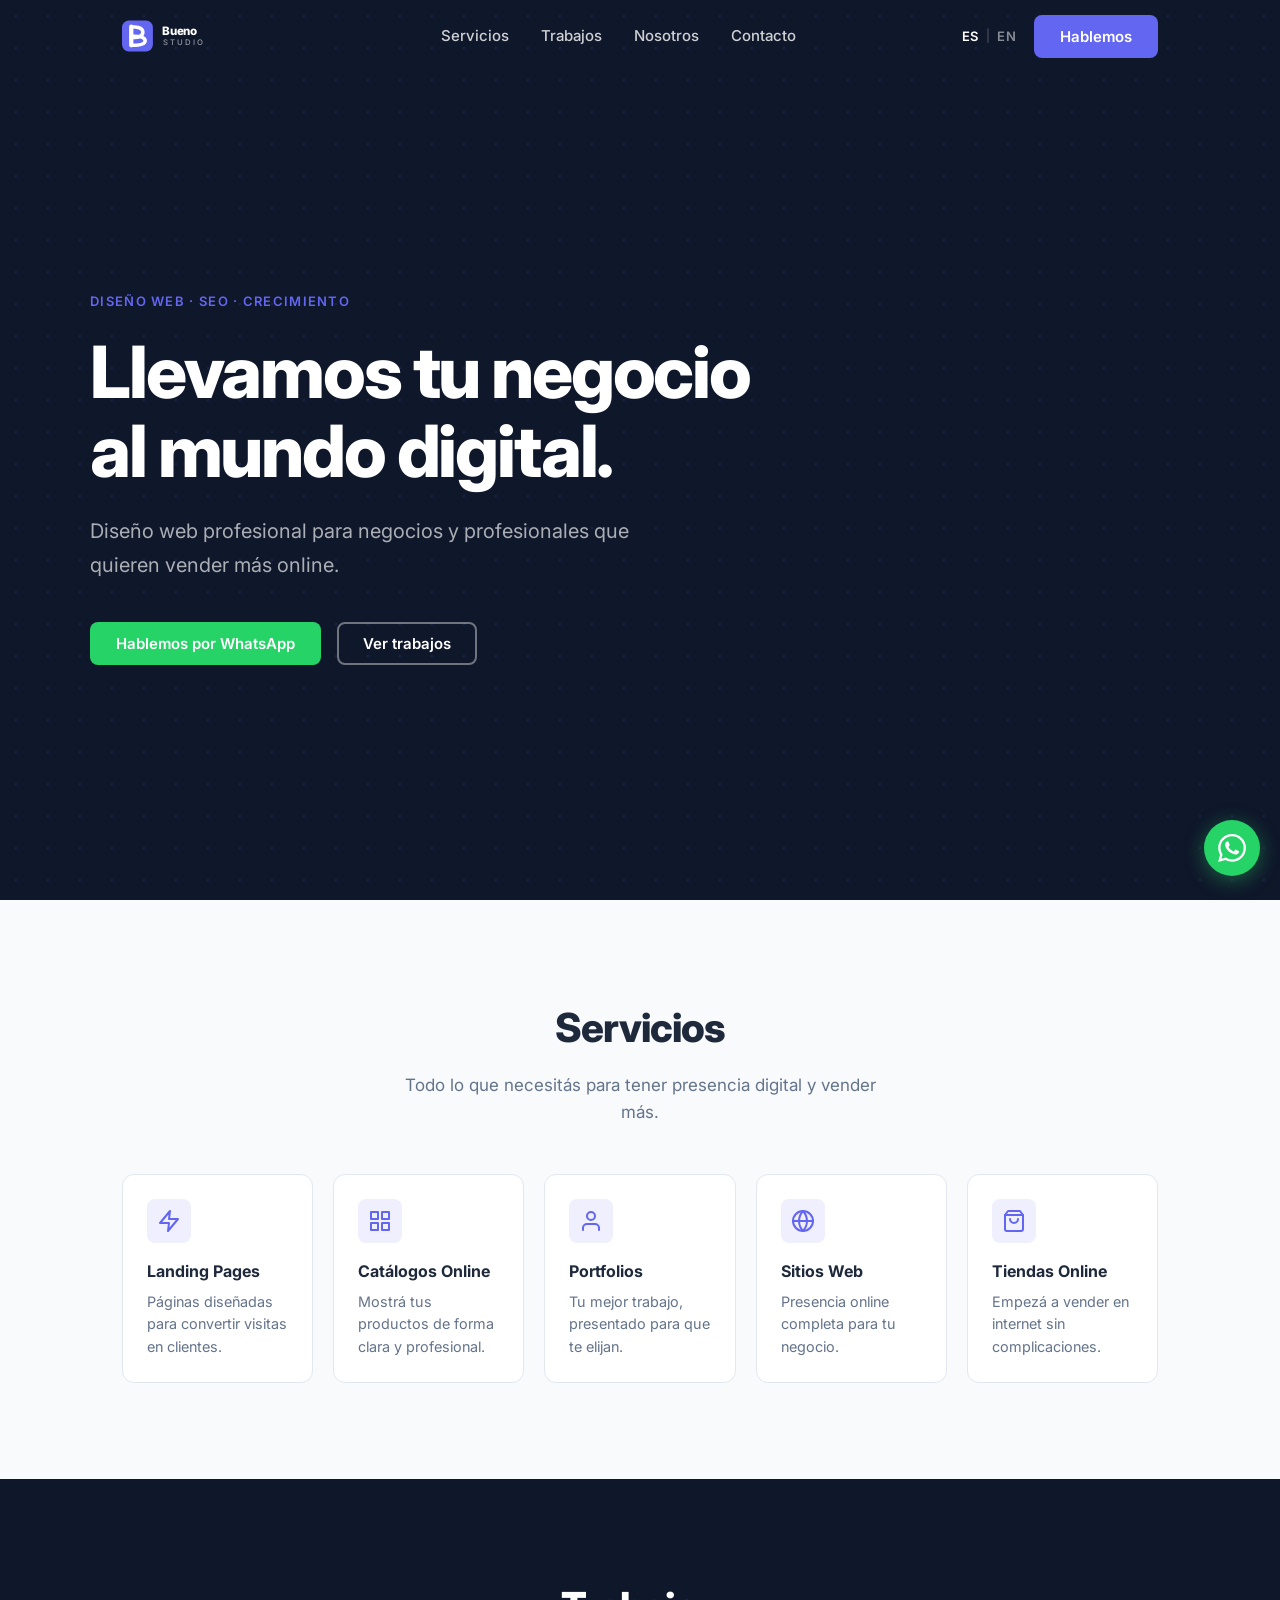
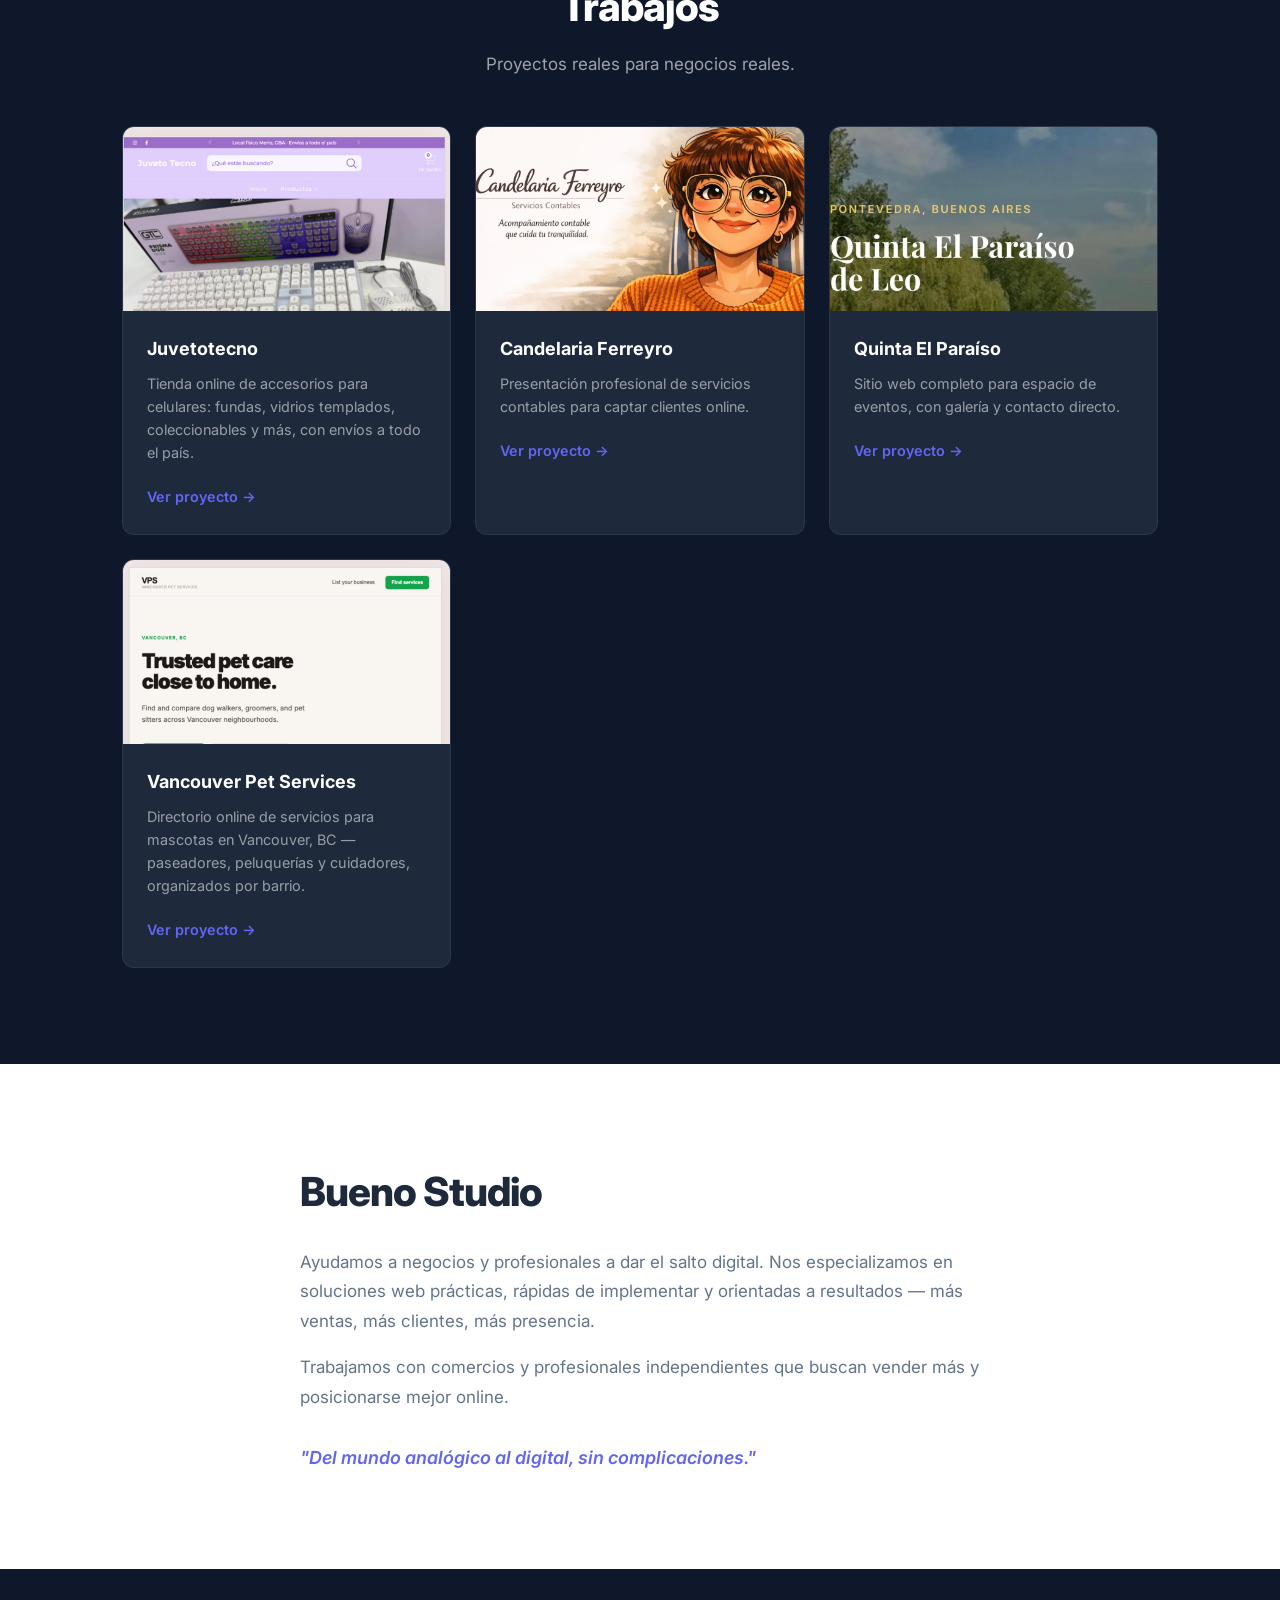
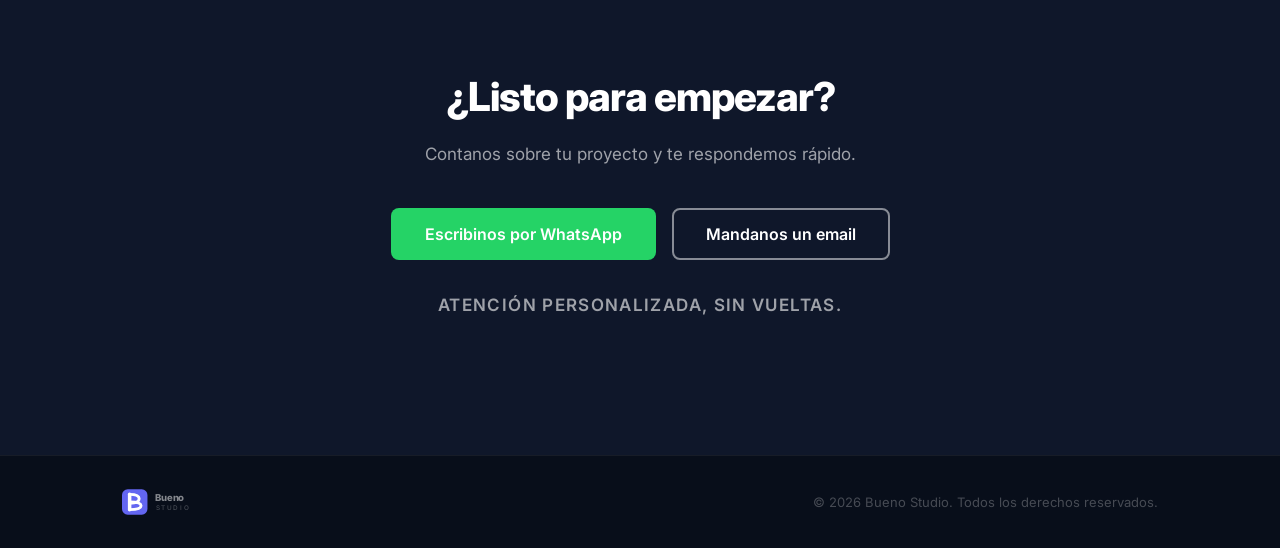
<file: index.html>
<!doctype html>
<html lang="es">
  <head>
    <!-- Google tag (gtag.js) -->
    <script
      async
      src="https://www.googletagmanager.com/gtag/js?id=G-J54RKQ4SXS"
    ></script>
    <script>
      window.dataLayer = window.dataLayer || [];
      function gtag() {
        dataLayer.push(arguments);
      }
      gtag("js", new Date());

      gtag("config", "G-J54RKQ4SXS");
    </script>
    <meta charset="UTF-8" />
    <meta
      name="google-site-verification"
      content="eLCKIwKSQ90EDt6m7V_JRTRoQ-RJe91AXDDvHZPACW0"
    />
    <meta
      name="viewport"
      content="width=device-width, initial-scale=1.0, viewport-fit=cover"
    />
    <meta
      name="description"
      content="Bueno Studio — Diseño web profesional y SEO para negocios y profesionales independientes."
    />
    <!-- Canonical -->
    <link rel="canonical" href="https://thebuenostudio.com/" />

    <!-- Hreflang (idiomas alternativos) -->
    <link rel="alternate" hreflang="es" href="https://thebuenostudio.com/" />
    <link rel="alternate" hreflang="en" href="https://thebuenostudio.com/en/" />
    <link
      rel="alternate"
      hreflang="x-default"
      href="https://thebuenostudio.com/"
    />
    <!-- Favicon -->
    <link rel="icon" type="image/svg+xml" href="images/logo-icon.svg" />
    <link rel="icon" href="/favicon.ico" sizes="32x32" />
    <link rel="apple-touch-icon" href="images/apple-touch-icon.png" />

    <!-- Open Graph -->
    <meta property="og:title" content="Bueno Studio" />
    <meta property="og:site_name" content="Bueno Studio" />
    <meta
      property="og:description"
      content="Llevamos tu negocio al mundo digital. Listos para vender."
    />
    <meta property="og:type" content="website" />
    <meta property="og:url" content="https://thebuenostudio.com/" />
    <meta
      property="og:image"
      content="https://thebuenostudio.com/images/og-image-bueno-studio.jpg"
    />
    <meta property="og:image:width" content="1200" />
    <meta property="og:image:height" content="630" />

    <!-- Twitter Card -->
    <meta name="twitter:card" content="summary_large_image" />
    <meta name="twitter:title" content="Bueno Studio" />
    <meta
      name="twitter:description"
      content="Llevamos tu negocio al mundo digital. Listos para vender."
    />
    <meta
      name="twitter:image"
      content="https://thebuenostudio.com/images/og-image-bueno-studio.jpg"
    />

    <!-- Structured Data (schema.org) -->
    <script type="application/ld+json">
      {
        "@context": "https://schema.org",
        "@type": "ProfessionalService",
        "name": "Bueno Studio",
        "url": "https://thebuenostudio.com/",
        "logo": "https://thebuenostudio.com/images/apple-touch-icon.png",
        "image": "https://thebuenostudio.com/images/og-image-bueno-studio.jpg",
        "description": "Diseño web profesional y SEO para comercios y profesionales independientes. Ayudamos a negocios a tener presencia online y vender más.",
        "address": {
          "@type": "PostalAddress",
          "addressLocality": "Vancouver",
          "addressRegion": "BC",
          "addressCountry": "CA"
        },
        "areaServed": [
          { "@type": "Country", "name": "Canada" }
        ],
        "contactPoint": {
          "@type": "ContactPoint",
          "contactType": "customer service",
          "url": "https://wa.me/12368188312"
        },
        "makesOffer": [
          {
            "@type": "Offer",
            "itemOffered": { "@type": "Service", "name": "Landing Pages" }
          },
          {
            "@type": "Offer",
            "itemOffered": { "@type": "Service", "name": "Catálogos Online" }
          },
          {
            "@type": "Offer",
            "itemOffered": { "@type": "Service", "name": "Portfolios" }
          },
          {
            "@type": "Offer",
            "itemOffered": { "@type": "Service", "name": "Sitios Web" }
          },
          {
            "@type": "Offer",
            "itemOffered": { "@type": "Service", "name": "Tiendas Online" }
          }
        ]
      }
    </script>

    <title>Bueno Studio | Diseño Web y SEO para Negocios Independientes</title>
    <link rel="preconnect" href="https://fonts.googleapis.com" />
    <link rel="preconnect" href="https://fonts.gstatic.com" crossorigin />
    <link
      href="https://fonts.googleapis.com/css2?family=Inter:wght@400;500;600;700;800&display=swap"
      rel="stylesheet"
    />
    <link rel="stylesheet" href="css/styles.css" />
  </head>
  <body>
    <!-- NAV -->
    <nav class="nav" id="nav">
      <div class="nav-container">
        <a href="#hero" class="nav-logo" aria-label="Bueno Studio">
          <svg
            xmlns="http://www.w3.org/2000/svg"
            viewBox="0 0 200 44"
            height="34"
            aria-hidden="true"
          >
            <rect x="0" y="2" width="40" height="40" rx="9" fill="#6366F1" />
            <g stroke="white" stroke-linecap="round" fill="none">
              <line x1="12" y1="10" x2="12" y2="34" stroke-width="5.5" />
              <path
                d="M 12,10 Q 27,10 27,17 Q 27,24 12,24"
                stroke-width="4.5"
              />
              <path
                d="M 12,22 Q 30,22 30,28 Q 30,34 12,34"
                stroke-width="4.5"
              />
            </g>
            <text
              x="52"
              y="21"
              font-family="Inter, -apple-system, sans-serif"
              font-size="15"
              font-weight="800"
              fill="white"
              letter-spacing="-0.3"
            >
              Bueno
            </text>
            <text
              x="53"
              y="34"
              font-family="Inter, -apple-system, sans-serif"
              font-size="10"
              font-weight="500"
              fill="rgba(255,255,255,0.55)"
              letter-spacing="2.5"
            >
              STUDIO
            </text>
          </svg>
        </a>

        <div class="nav-menu" id="navMenu">
          <a href="#services" class="nav-link" data-key="nav.services"
            >Servicios</a
          >
          <a href="#portfolio" class="nav-link" data-key="nav.portfolio"
            >Trabajos</a
          >
          <a href="#about" class="nav-link" data-key="nav.about">Nosotros</a>
          <a href="#contact" class="nav-link" data-key="nav.contact"
            >Contacto</a
          >
        </div>

        <div class="nav-actions">
          <div class="lang-toggle">
            <a href="/" class="lang-btn active" id="btnEs">ES</a>
            <span class="lang-divider">|</span>
            <a href="/en/" class="lang-btn" id="btnEn">EN</a>
          </div>
          <a href="#contact" class="btn btn-primary nav-cta" data-key="nav.cta"
            >Hablemos</a
          >
          <button
            class="hamburger"
            id="hamburger"
            aria-label="Menu"
            aria-expanded="false"
          >
            <span></span><span></span><span></span>
          </button>
        </div>
      </div>
    </nav>

    <!-- HERO -->
    <section class="hero" id="hero">
      <div class="hero-container">
        <p class="hero-tag" data-key="hero.tag">Diseño Web · SEO · Crecimiento</p>
        <h1 class="hero-headline" data-key="hero.headline">
          Llevamos tu negocio<br />al mundo digital.
        </h1>
        <p class="hero-sub" data-key="hero.sub">
          Diseño web profesional para negocios y profesionales que quieren
          vender más online.
        </p>
        <div class="hero-ctas">
          <!-- TODO: Replace +549XXXXXXXXXX with your actual WhatsApp number -->
          <a
            href="https://wa.me/12368188312?text=Hola%21+Me+gustar%C3%ADa+saber+m%C3%A1s+sobre+los+servicios+de+Bueno+Studio."
            class="btn btn-whatsapp"
            target="_blank"
            rel="noopener"
            data-key="hero.cta1"
          >
            <svg
              width="20"
              height="20"
              viewBox="0 0 24 24"
              fill="currentColor"
              aria-hidden="true"
            >
              <path
                d="M17.472 14.382c-.297-.149-1.758-.867-2.03-.967-.273-.099-.471-.148-.67.15-.197.297-.767.966-.94 1.164-.173.199-.347.223-.644.075-.297-.15-1.255-.463-2.39-1.475-.883-.788-1.48-1.761-1.653-2.059-.173-.297-.018-.458.13-.606.134-.133.298-.347.446-.52.149-.174.198-.298.298-.497.099-.198.05-.371-.025-.52-.075-.149-.669-1.612-.916-2.207-.242-.579-.487-.5-.669-.51-.173-.008-.371-.01-.57-.01-.198 0-.52.074-.792.372-.272.297-1.04 1.016-1.04 2.479 0 1.462 1.065 2.875 1.213 3.074.149.198 2.096 3.2 5.077 4.487.709.306 1.262.489 1.694.625.712.227 1.36.195 1.871.118.571-.085 1.758-.719 2.006-1.413.248-.694.248-1.289.173-1.413-.074-.124-.272-.198-.57-.347m-5.421 7.403h-.004a9.87 9.87 0 01-5.031-1.378l-.361-.214-3.741.982.998-3.648-.235-.374a9.86 9.86 0 01-1.51-5.26c.001-5.45 4.436-9.884 9.888-9.884 2.64 0 5.122 1.03 6.988 2.898a9.825 9.825 0 012.893 6.994c-.003 5.45-4.437 9.884-9.885 9.884m8.413-18.297A11.815 11.815 0 0012.05 0C5.495 0 .16 5.335.157 11.892c0 2.096.547 4.142 1.588 5.945L.057 24l6.305-1.654a11.882 11.882 0 005.683 1.448h.005c6.554 0 11.89-5.335 11.893-11.893a11.821 11.821 0 00-3.48-8.413z"
              />
            </svg>
            Hablemos por WhatsApp
          </a>
          <a href="#portfolio" class="btn btn-outline" data-key="hero.cta2"
            >Ver trabajos</a
          >
        </div>
      </div>
      <div class="hero-pattern" aria-hidden="true"></div>
    </section>

    <!-- SERVICES -->
    <section class="services" id="services">
      <div class="container">
        <div class="section-header">
          <h2 data-key="services.title">Servicios</h2>
          <p data-key="services.sub">
            Todo lo que necesitás para tener presencia digital y vender más.
          </p>
        </div>
        <div class="services-grid">
          <div class="service-card">
            <div class="service-icon">
              <svg
                width="24"
                height="24"
                viewBox="0 0 24 24"
                fill="none"
                stroke="currentColor"
                stroke-width="2"
                stroke-linecap="round"
                stroke-linejoin="round"
                aria-hidden="true"
              >
                <polygon points="13 2 3 14 12 14 11 22 21 10 12 10 13 2" />
              </svg>
            </div>
            <h3 class="service-title" data-key="services.items.0.title">
              Landing Pages
            </h3>
            <p class="service-desc" data-key="services.items.0.desc">
              Páginas diseñadas para convertir visitas en clientes.
            </p>
          </div>

          <div class="service-card">
            <div class="service-icon">
              <svg
                width="24"
                height="24"
                viewBox="0 0 24 24"
                fill="none"
                stroke="currentColor"
                stroke-width="2"
                stroke-linecap="round"
                stroke-linejoin="round"
                aria-hidden="true"
              >
                <rect x="3" y="3" width="7" height="7" />
                <rect x="14" y="3" width="7" height="7" />
                <rect x="3" y="14" width="7" height="7" />
                <rect x="14" y="14" width="7" height="7" />
              </svg>
            </div>
            <h3 class="service-title" data-key="services.items.1.title">
              Catálogos Online
            </h3>
            <p class="service-desc" data-key="services.items.1.desc">
              Mostrá tus productos de forma clara y profesional.
            </p>
          </div>

          <div class="service-card">
            <div class="service-icon">
              <svg
                width="24"
                height="24"
                viewBox="0 0 24 24"
                fill="none"
                stroke="currentColor"
                stroke-width="2"
                stroke-linecap="round"
                stroke-linejoin="round"
                aria-hidden="true"
              >
                <path d="M20 21v-2a4 4 0 0 0-4-4H8a4 4 0 0 0-4 4v2" />
                <circle cx="12" cy="7" r="4" />
              </svg>
            </div>
            <h3 class="service-title" data-key="services.items.2.title">
              Portfolios
            </h3>
            <p class="service-desc" data-key="services.items.2.desc">
              Tu mejor trabajo, presentado para que te elijan.
            </p>
          </div>

          <div class="service-card">
            <div class="service-icon">
              <svg
                width="24"
                height="24"
                viewBox="0 0 24 24"
                fill="none"
                stroke="currentColor"
                stroke-width="2"
                stroke-linecap="round"
                stroke-linejoin="round"
                aria-hidden="true"
              >
                <circle cx="12" cy="12" r="10" />
                <line x1="2" y1="12" x2="22" y2="12" />
                <path
                  d="M12 2a15.3 15.3 0 0 1 4 10 15.3 15.3 0 0 1-4 10 15.3 15.3 0 0 1-4-10 15.3 15.3 0 0 1 4-10z"
                />
              </svg>
            </div>
            <h3 class="service-title" data-key="services.items.3.title">
              Sitios Web
            </h3>
            <p class="service-desc" data-key="services.items.3.desc">
              Presencia online completa para tu negocio.
            </p>
          </div>

          <div class="service-card">
            <div class="service-icon">
              <svg
                width="24"
                height="24"
                viewBox="0 0 24 24"
                fill="none"
                stroke="currentColor"
                stroke-width="2"
                stroke-linecap="round"
                stroke-linejoin="round"
                aria-hidden="true"
              >
                <path d="M6 2L3 6v14a2 2 0 002 2h14a2 2 0 002-2V6l-3-4z" />
                <line x1="3" y1="6" x2="21" y2="6" />
                <path d="M16 10a4 4 0 01-8 0" />
              </svg>
            </div>
            <h3 class="service-title" data-key="services.items.4.title">
              Tiendas Online
            </h3>
            <p class="service-desc" data-key="services.items.4.desc">
              Empezá a vender en internet sin complicaciones.
            </p>
          </div>
        </div>
      </div>
    </section>

    <!-- PORTFOLIO -->
    <section class="portfolio" id="portfolio">
      <div class="container">
        <div class="section-header section-header--light">
          <h2 data-key="portfolio.title">Trabajos</h2>
          <p data-key="portfolio.sub">Proyectos reales para negocios reales.</p>
        </div>
        <div class="portfolio-grid">
          <div class="portfolio-card">
            <div class="portfolio-image portfolio-image--1"></div>
            <div class="portfolio-info">
              <h3 data-key="portfolio.projects.0.name">Juvetotecno</h3>
              <p data-key="portfolio.projects.0.desc">
                Tienda online de accesorios para celulares: fundas, vidrios
                templados, coleccionables y más, con envíos a todo el país.
              </p>
              <a
                href="https://juvetotecno.mitiendanube.com/"
                class="portfolio-link"
                data-key="portfolio.viewProject"
                >Ver proyecto →</a
              >
            </div>
          </div>

          <div class="portfolio-card">
            <div class="portfolio-image portfolio-image--2"></div>
            <div class="portfolio-info">
              <h3 data-key="portfolio.projects.1.name">Candelaria Ferreyro</h3>
              <p data-key="portfolio.projects.1.desc">
                Presentación profesional de servicios contables para captar
                clientes online.
              </p>
              <a
                href="https://candelariacontadora.com"
                class="portfolio-link"
                data-key="portfolio.viewProject"
                >Ver proyecto →</a
              >
            </div>
          </div>

          <!-- TODO: Replace href="#" with actual project URL -->
          <div class="portfolio-card">
            <div class="portfolio-image portfolio-image--3"></div>
            <div class="portfolio-info">
              <h3 data-key="portfolio.projects.2.name">Quinta El Paraíso</h3>
              <p data-key="portfolio.projects.2.desc">
                Sitio web completo para espacio de eventos, con galería, mapa y
                contacto directo.
              </p>
              <a
                href="https://quinta-el-paraiso-de-leo.netlify.app/"
                class="portfolio-link"
                data-key="portfolio.viewProject"
                >Ver proyecto →</a
              >
            </div>
          </div>

          <div class="portfolio-card">
            <div class="portfolio-image portfolio-image--4"></div>
            <div class="portfolio-info">
              <h3 data-key="portfolio.projects.3.name">
                Vancouver Pet Services
              </h3>
              <p data-key="portfolio.projects.3.desc">
                Directorio online de servicios para mascotas en Vancouver, BC —
                paseadores, peluquerías y cuidadores, organizados por barrio.
              </p>
              <a
                href="https://vancouverpetservices.ca/"
                class="portfolio-link"
                data-key="portfolio.viewProject"
                >Ver proyecto →</a
              >
            </div>
          </div>
        </div>
      </div>
    </section>

    <!-- ABOUT -->
    <section class="about" id="about">
      <div class="container">
        <div class="about-content">
          <h2 data-key="about.title">Bueno Studio</h2>
          <p class="about-body" data-key="about.body">
            Ayudamos a negocios y profesionales a dar el salto digital. Nos
            especializamos en soluciones web prácticas, rápidas de implementar y
            orientadas a resultados — más ventas, más clientes, más presencia.
          </p>
          <p class="about-body" data-key="about.body2">
            Trabajamos con comercios y profesionales independientes que
            buscan vender más y posicionarse mejor online.
          </p>
          <p class="about-tagline" data-key="about.tagline">
            "Del mundo analógico al digital, sin complicaciones."
          </p>
        </div>
      </div>
    </section>

    <!-- CONTACT -->
    <section class="contact" id="contact">
      <div class="container">
        <div class="contact-content">
          <h2 data-key="contact.title">¿Listo para empezar?</h2>
          <p data-key="contact.sub">
            Contanos sobre tu proyecto y te respondemos rápido.
          </p>
          <div class="contact-actions">
            <!-- TODO: Replace +549XXXXXXXXXX with your actual WhatsApp number -->
            <a
              href="https://wa.me/12368188312?text=Hola%21+Me+gustar%C3%ADa+saber+m%C3%A1s+sobre+los+servicios+de+Bueno+Studio."
              class="btn btn-whatsapp btn-lg"
              target="_blank"
              rel="noopener"
              data-key="contact.whatsapp"
            >
              <svg
                width="22"
                height="22"
                viewBox="0 0 24 24"
                fill="currentColor"
                aria-hidden="true"
              >
                <path
                  d="M17.472 14.382c-.297-.149-1.758-.867-2.03-.967-.273-.099-.471-.148-.67.15-.197.297-.767.966-.94 1.164-.173.199-.347.223-.644.075-.297-.15-1.255-.463-2.39-1.475-.883-.788-1.48-1.761-1.653-2.059-.173-.297-.018-.458.13-.606.134-.133.298-.347.446-.52.149-.174.198-.298.298-.497.099-.198.05-.371-.025-.52-.075-.149-.669-1.612-.916-2.207-.242-.579-.487-.5-.669-.51-.173-.008-.371-.01-.57-.01-.198 0-.52.074-.792.372-.272.297-1.04 1.016-1.04 2.479 0 1.462 1.065 2.875 1.213 3.074.149.198 2.096 3.2 5.077 4.487.709.306 1.262.489 1.694.625.712.227 1.36.195 1.871.118.571-.085 1.758-.719 2.006-1.413.248-.694.248-1.289.173-1.413-.074-.124-.272-.198-.57-.347m-5.421 7.403h-.004a9.87 9.87 0 01-5.031-1.378l-.361-.214-3.741.982.998-3.648-.235-.374a9.86 9.86 0 01-1.51-5.26c.001-5.45 4.436-9.884 9.888-9.884 2.64 0 5.122 1.03 6.988 2.898a9.825 9.825 0 012.893 6.994c-.003 5.45-4.437 9.884-9.885 9.884m8.413-18.297A11.815 11.815 0 0012.05 0C5.495 0 .16 5.335.157 11.892c0 2.096.547 4.142 1.588 5.945L.057 24l6.305-1.654a11.882 11.882 0 005.683 1.448h.005c6.554 0 11.89-5.335 11.893-11.893a11.821 11.821 0 00-3.48-8.413z"
                />
              </svg>
              Escribinos por WhatsApp
            </a>
            <!-- TODO: Replace with your actual email -->
            <a
              href="mailto:info@thebuenostudio.com"
              class="btn btn-outline-light btn-lg"
              data-key="contact.email"
            >
              Mandanos un email
            </a>
          </div>
          <p class="contact-note" data-key="contact.note">Atención personalizada, sin vueltas.</p>
        </div>
      </div>
    </section>

    <!-- FOOTER -->
    <footer class="footer">
      <div class="container">
        <div class="footer-content">
          <a href="#hero" class="footer-logo" aria-label="Bueno Studio">
            <svg
              xmlns="http://www.w3.org/2000/svg"
              viewBox="0 0 200 44"
              height="28"
              aria-hidden="true"
            >
              <rect x="0" y="2" width="40" height="40" rx="9" fill="#6366F1" />
              <g stroke="white" stroke-linecap="round" fill="none">
                <line x1="12" y1="10" x2="12" y2="34" stroke-width="5.5" />
                <path
                  d="M 12,10 Q 27,10 27,17 Q 27,24 12,24"
                  stroke-width="4.5"
                />
                <path
                  d="M 12,22 Q 30,22 30,28 Q 30,34 12,34"
                  stroke-width="4.5"
                />
              </g>
              <text
                x="52"
                y="21"
                font-family="Inter, -apple-system, sans-serif"
                font-size="15"
                font-weight="800"
                fill="rgba(255,255,255,0.5)"
                letter-spacing="-0.3"
              >
                Bueno
              </text>
              <text
                x="53"
                y="34"
                font-family="Inter, -apple-system, sans-serif"
                font-size="10"
                font-weight="500"
                fill="rgba(255,255,255,0.25)"
                letter-spacing="2.5"
              >
                STUDIO
              </text>
            </svg>
          </a>
          <p class="footer-copy" data-key="footer.copy">
            © 2026 Bueno Studio. Todos los derechos reservados.
          </p>
        </div>
      </div>
    </footer>

    <!-- FLOATING WHATSAPP BUTTON -->
    <!-- TODO: Replace +549XXXXXXXXXX with your actual WhatsApp number -->
    <a
      href="https://wa.me/12368188312?text=Hola%21+Me+gustar%C3%ADa+saber+m%C3%A1s+sobre+los+servicios+de+Bueno+Studio."
      class="whatsapp-float"
      target="_blank"
      rel="noopener"
      aria-label="WhatsApp"
    >
      <svg
        width="28"
        height="28"
        viewBox="0 0 24 24"
        fill="currentColor"
        aria-hidden="true"
      >
        <path
          d="M17.472 14.382c-.297-.149-1.758-.867-2.03-.967-.273-.099-.471-.148-.67.15-.197.297-.767.966-.94 1.164-.173.199-.347.223-.644.075-.297-.15-1.255-.463-2.39-1.475-.883-.788-1.48-1.761-1.653-2.059-.173-.297-.018-.458.13-.606.134-.133.298-.347.446-.52.149-.174.198-.298.298-.497.099-.198.05-.371-.025-.52-.075-.149-.669-1.612-.916-2.207-.242-.579-.487-.5-.669-.51-.173-.008-.371-.01-.57-.01-.198 0-.52.074-.792.372-.272.297-1.04 1.016-1.04 2.479 0 1.462 1.065 2.875 1.213 3.074.149.198 2.096 3.2 5.077 4.487.709.306 1.262.489 1.694.625.712.227 1.36.195 1.871.118.571-.085 1.758-.719 2.006-1.413.248-.694.248-1.289.173-1.413-.074-.124-.272-.198-.57-.347m-5.421 7.403h-.004a9.87 9.87 0 01-5.031-1.378l-.361-.214-3.741.982.998-3.648-.235-.374a9.86 9.86 0 01-1.51-5.26c.001-5.45 4.436-9.884 9.888-9.884 2.64 0 5.122 1.03 6.988 2.898a9.825 9.825 0 012.893 6.994c-.003 5.45-4.437 9.884-9.885 9.884m8.413-18.297A11.815 11.815 0 0012.05 0C5.495 0 .16 5.335.157 11.892c0 2.096.547 4.142 1.588 5.945L.057 24l6.305-1.654a11.882 11.882 0 005.683 1.448h.005c6.554 0 11.89-5.335 11.893-11.893a11.821 11.821 0 00-3.48-8.413z"
        />
      </svg>
    </a>

    <script src="js/main.js"></script>
  </body>
</html>
</file>
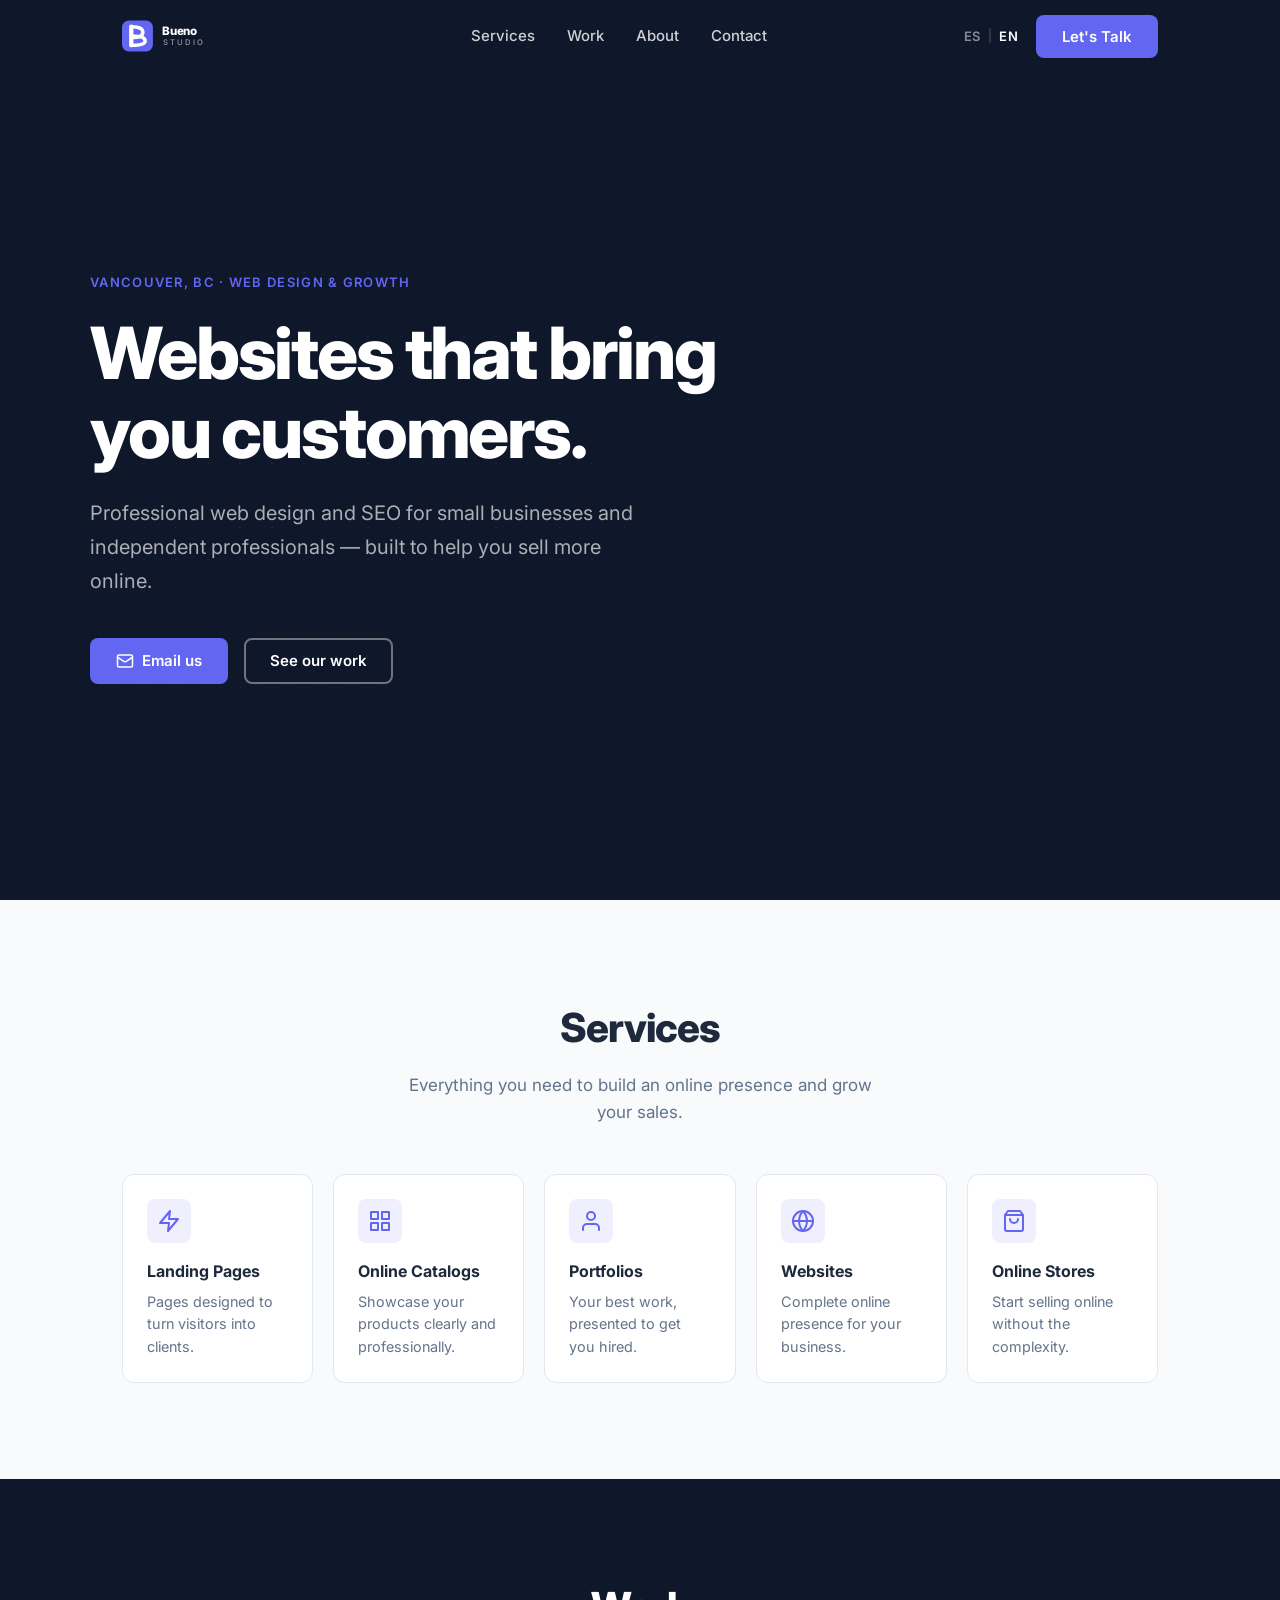
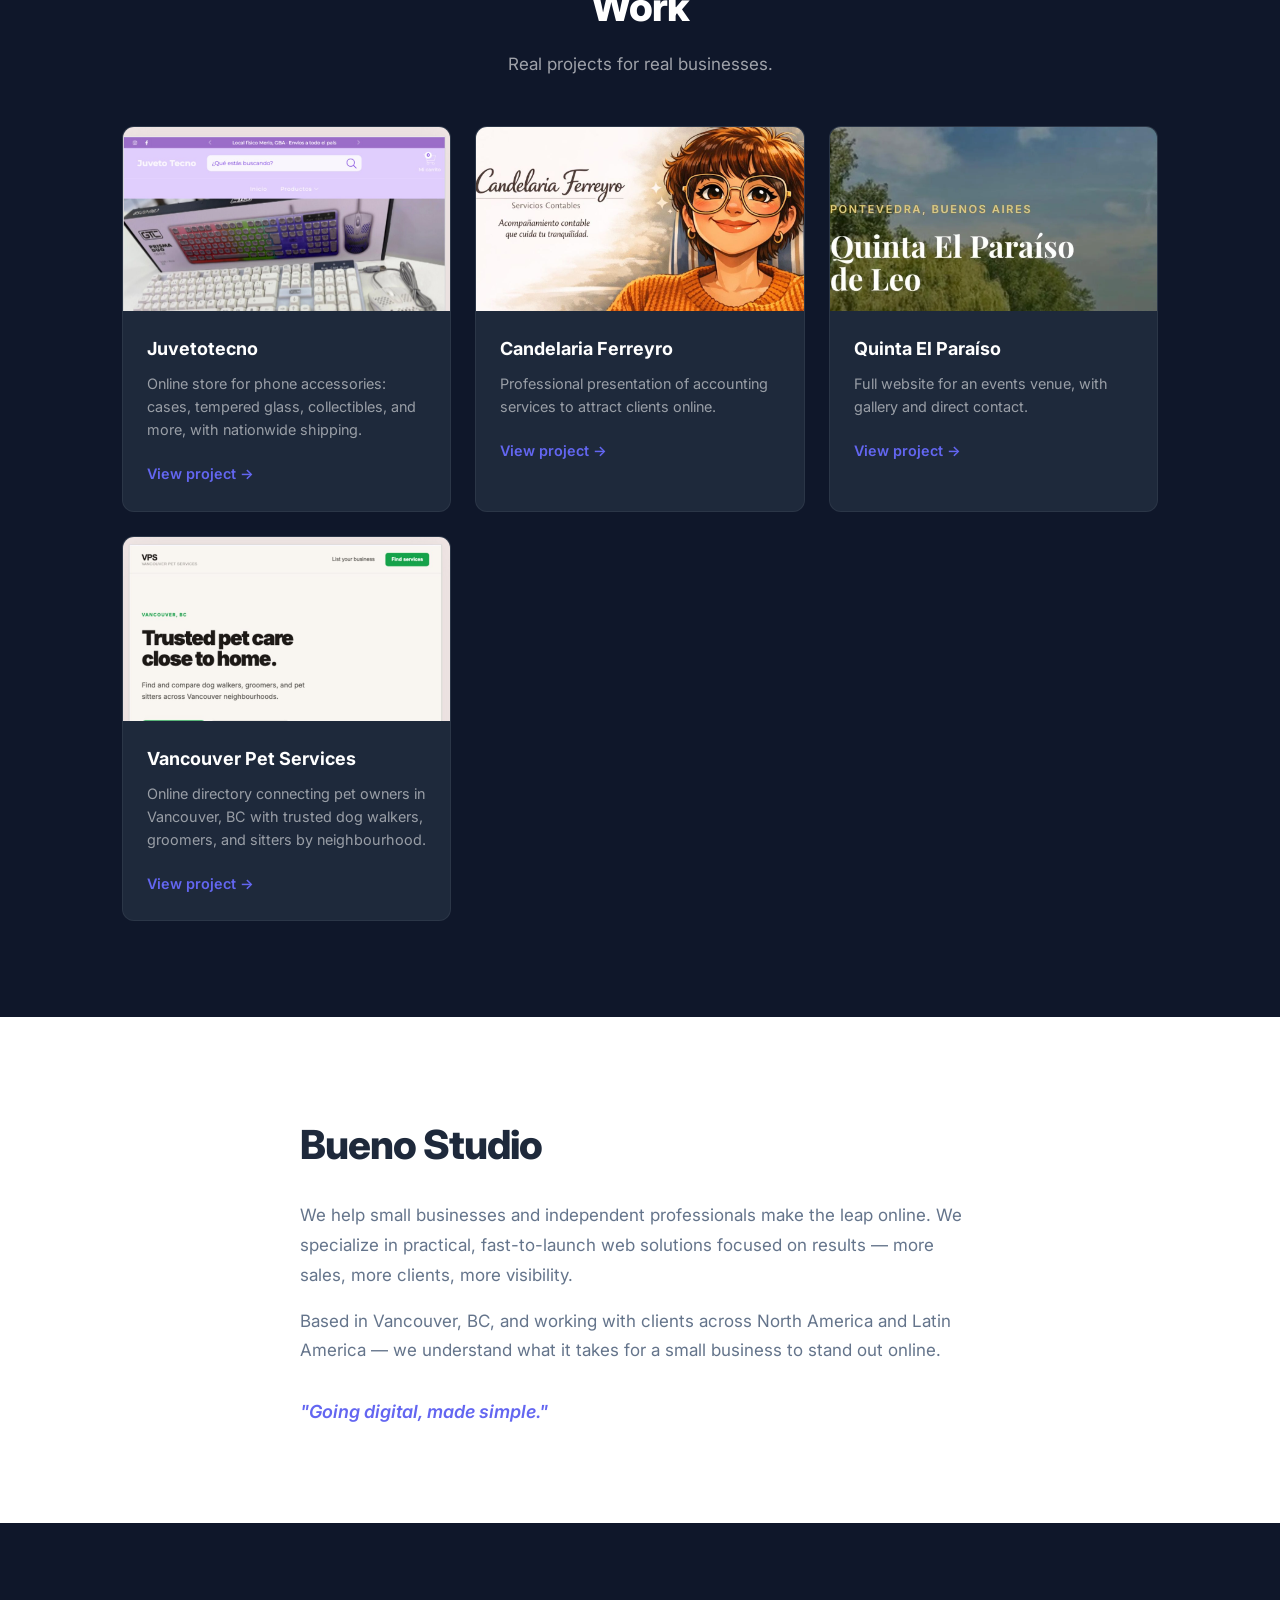
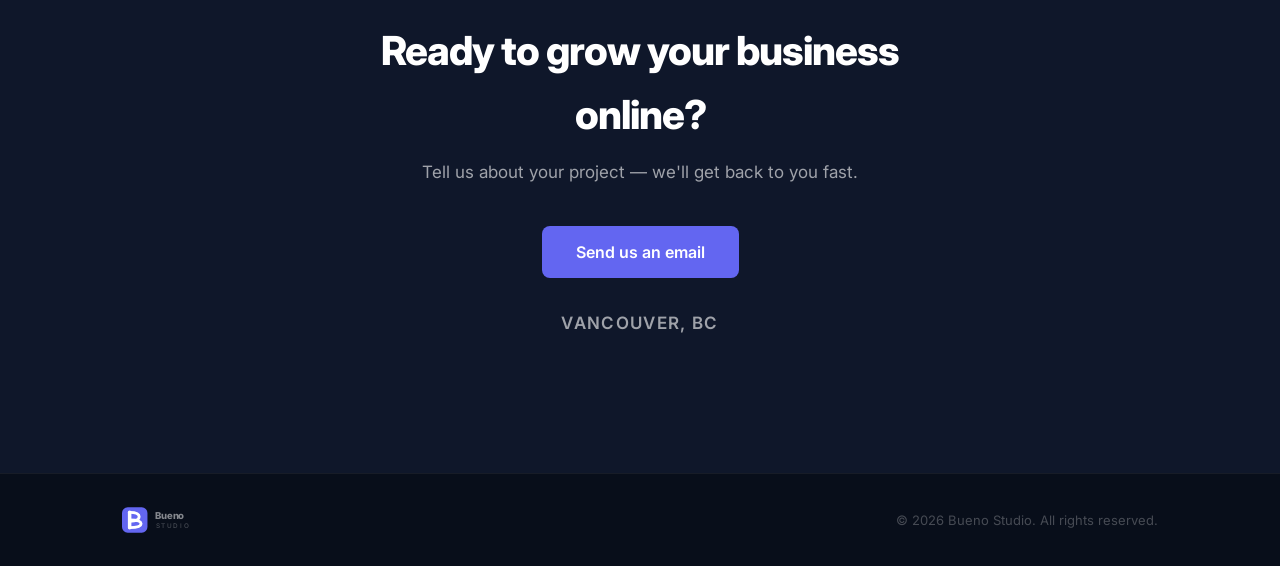
<file: en/index.html>
<!doctype html>
<html lang="en">
  <head>
    <!-- Google tag (gtag.js) -->
    <script
      async
      src="https://www.googletagmanager.com/gtag/js?id=G-J54RKQ4SXS"
    ></script>
    <script>
      window.dataLayer = window.dataLayer || [];
      function gtag() {
        dataLayer.push(arguments);
      }
      gtag("js", new Date());

      gtag("config", "G-J54RKQ4SXS");
    </script>
    <meta charset="UTF-8" />
    <meta
      name="viewport"
      content="width=device-width, initial-scale=1.0, viewport-fit=cover"
    />
    <meta
      name="description"
      content="Bueno Studio — Professional web design and SEO for small businesses and independent professionals. Based in Vancouver, BC."
    />
    <!-- Canonical -->
    <link rel="canonical" href="https://thebuenostudio.com/en/" />

    <!-- Hreflang (language alternates) -->
    <link rel="alternate" hreflang="es" href="https://thebuenostudio.com/" />
    <link
      rel="alternate"
      hreflang="en"
      href="https://thebuenostudio.com/en/"
    />
    <link
      rel="alternate"
      hreflang="x-default"
      href="https://thebuenostudio.com/"
    />

    <!-- Favicon -->
    <link rel="icon" type="image/svg+xml" href="../images/logo-icon.svg" />
    <link rel="icon" href="/favicon.ico" sizes="32x32" />
    <link rel="apple-touch-icon" href="../images/apple-touch-icon.png" />

    <!-- Open Graph -->
    <meta property="og:title" content="Bueno Studio" />
    <meta property="og:site_name" content="Bueno Studio" />
    <meta
      property="og:description"
      content="Websites that bring you customers. Web design & SEO for small businesses, based in Vancouver, BC."
    />
    <meta property="og:type" content="website" />
    <meta property="og:url" content="https://thebuenostudio.com/en/" />
    <meta
      property="og:image"
      content="https://thebuenostudio.com/images/og-image-bueno-studio-en.jpg"
    />
    <meta property="og:image:width" content="1200" />
    <meta property="og:image:height" content="630" />

    <!-- Twitter Card -->
    <meta name="twitter:card" content="summary_large_image" />
    <meta name="twitter:title" content="Bueno Studio" />
    <meta
      name="twitter:description"
      content="Websites that bring you customers. Web design & SEO for small businesses, based in Vancouver, BC."
    />
    <meta
      name="twitter:image"
      content="https://thebuenostudio.com/images/og-image-bueno-studio-en.jpg"
    />

    <!-- Structured Data (schema.org) -->
    <script type="application/ld+json">
      {
        "@context": "https://schema.org",
        "@type": "ProfessionalService",
        "name": "Bueno Studio",
        "url": "https://thebuenostudio.com/en/",
        "logo": "https://thebuenostudio.com/images/apple-touch-icon.png",
        "image": "https://thebuenostudio.com/images/og-image-bueno-studio-en.jpg",
        "description": "Professional web design and SEO for small businesses and independent professionals. Based in Vancouver, BC — helping you sell more online.",
        "address": {
          "@type": "PostalAddress",
          "addressLocality": "Vancouver",
          "addressRegion": "BC",
          "addressCountry": "CA"
        },
        "areaServed": [
          { "@type": "City", "name": "Vancouver" },
          { "@type": "Country", "name": "Canada" },
          { "@type": "Country", "name": "Argentina" }
        ],
        "contactPoint": {
          "@type": "ContactPoint",
          "contactType": "customer service",
          "email": "info@thebuenostudio.com"
        },
        "makesOffer": [
          {
            "@type": "Offer",
            "itemOffered": { "@type": "Service", "name": "Landing Pages" }
          },
          {
            "@type": "Offer",
            "itemOffered": { "@type": "Service", "name": "Online Catalogs" }
          },
          {
            "@type": "Offer",
            "itemOffered": { "@type": "Service", "name": "Portfolios" }
          },
          {
            "@type": "Offer",
            "itemOffered": { "@type": "Service", "name": "Websites" }
          },
          {
            "@type": "Offer",
            "itemOffered": { "@type": "Service", "name": "Online Stores" }
          }
        ]
      }
    </script>

    <title>Bueno Studio | Web Design &amp; SEO in Vancouver, BC</title>
    <link rel="preconnect" href="https://fonts.googleapis.com" />
    <link rel="preconnect" href="https://fonts.gstatic.com" crossorigin />
    <link
      href="https://fonts.googleapis.com/css2?family=Inter:wght@400;500;600;700;800&display=swap"
      rel="stylesheet"
    />
    <link rel="stylesheet" href="../css/styles.css" />
  </head>
  <body>
    <!-- NAV -->
    <nav class="nav" id="nav">
      <div class="nav-container">
        <a href="#hero" class="nav-logo" aria-label="Bueno Studio">
          <svg
            xmlns="http://www.w3.org/2000/svg"
            viewBox="0 0 200 44"
            height="34"
            aria-hidden="true"
          >
            <rect x="0" y="2" width="40" height="40" rx="9" fill="#6366F1" />
            <g stroke="white" stroke-linecap="round" fill="none">
              <line x1="12" y1="10" x2="12" y2="34" stroke-width="5.5" />
              <path
                d="M 12,10 Q 27,10 27,17 Q 27,24 12,24"
                stroke-width="4.5"
              />
              <path
                d="M 12,22 Q 30,22 30,28 Q 30,34 12,34"
                stroke-width="4.5"
              />
            </g>
            <text
              x="52"
              y="21"
              font-family="Inter, -apple-system, sans-serif"
              font-size="15"
              font-weight="800"
              fill="white"
              letter-spacing="-0.3"
            >
              Bueno
            </text>
            <text
              x="53"
              y="34"
              font-family="Inter, -apple-system, sans-serif"
              font-size="10"
              font-weight="500"
              fill="rgba(255,255,255,0.55)"
              letter-spacing="2.5"
            >
              STUDIO
            </text>
          </svg>
        </a>

        <div class="nav-menu" id="navMenu">
          <a href="#services" class="nav-link" data-key="nav.services"
            >Services</a
          >
          <a href="#portfolio" class="nav-link" data-key="nav.portfolio"
            >Work</a
          >
          <a href="#about" class="nav-link" data-key="nav.about">About</a>
          <a href="#contact" class="nav-link" data-key="nav.contact"
            >Contact</a
          >
        </div>

        <div class="nav-actions">
          <div class="lang-toggle">
            <a href="/" class="lang-btn" id="btnEs">ES</a>
            <span class="lang-divider">|</span>
            <a href="/en/" class="lang-btn active" id="btnEn">EN</a>
          </div>
          <a href="#contact" class="btn btn-primary nav-cta" data-key="nav.cta"
            >Let's Talk</a
          >
          <button
            class="hamburger"
            id="hamburger"
            aria-label="Menu"
            aria-expanded="false"
          >
            <span></span><span></span><span></span>
          </button>
        </div>
      </div>
    </nav>

    <!-- HERO -->
    <section class="hero" id="hero">
      <div class="hero-container">
        <p class="hero-tag" data-key="hero.tag">
          Vancouver, BC · Web Design &amp; Growth
        </p>
        <h1 class="hero-headline" data-key="hero.headline">
          Websites that bring<br />you customers.
        </h1>
        <p class="hero-sub" data-key="hero.sub">
          Professional web design and SEO for small businesses and
          independent professionals — built to help you sell more online.
        </p>
        <div class="hero-ctas">
          <a href="mailto:info@thebuenostudio.com" class="btn btn-primary">
            <svg
              width="18"
              height="18"
              viewBox="0 0 24 24"
              fill="none"
              stroke="currentColor"
              stroke-width="2"
              stroke-linecap="round"
              stroke-linejoin="round"
              aria-hidden="true"
            >
              <rect x="2" y="4" width="20" height="16" rx="2" />
              <path d="m22 7-8.97 5.7a1.94 1.94 0 0 1-2.06 0L2 7" />
            </svg>
            Email us
          </a>
          <a href="#portfolio" class="btn btn-outline" data-key="hero.cta2"
            >See our work</a
          >
        </div>
      </div>
      <div class="hero-pattern" aria-hidden="true"></div>
    </section>

    <!-- SERVICES -->
    <section class="services" id="services">
      <div class="container">
        <div class="section-header">
          <h2 data-key="services.title">Services</h2>
          <p data-key="services.sub">
            Everything you need to build an online presence and grow your
            sales.
          </p>
        </div>
        <div class="services-grid">
          <div class="service-card">
            <div class="service-icon">
              <svg
                width="24"
                height="24"
                viewBox="0 0 24 24"
                fill="none"
                stroke="currentColor"
                stroke-width="2"
                stroke-linecap="round"
                stroke-linejoin="round"
                aria-hidden="true"
              >
                <polygon points="13 2 3 14 12 14 11 22 21 10 12 10 13 2" />
              </svg>
            </div>
            <h3 class="service-title" data-key="services.items.0.title">
              Landing Pages
            </h3>
            <p class="service-desc" data-key="services.items.0.desc">
              Pages designed to turn visitors into clients.
            </p>
          </div>

          <div class="service-card">
            <div class="service-icon">
              <svg
                width="24"
                height="24"
                viewBox="0 0 24 24"
                fill="none"
                stroke="currentColor"
                stroke-width="2"
                stroke-linecap="round"
                stroke-linejoin="round"
                aria-hidden="true"
              >
                <rect x="3" y="3" width="7" height="7" />
                <rect x="14" y="3" width="7" height="7" />
                <rect x="3" y="14" width="7" height="7" />
                <rect x="14" y="14" width="7" height="7" />
              </svg>
            </div>
            <h3 class="service-title" data-key="services.items.1.title">
              Online Catalogs
            </h3>
            <p class="service-desc" data-key="services.items.1.desc">
              Showcase your products clearly and professionally.
            </p>
          </div>

          <div class="service-card">
            <div class="service-icon">
              <svg
                width="24"
                height="24"
                viewBox="0 0 24 24"
                fill="none"
                stroke="currentColor"
                stroke-width="2"
                stroke-linecap="round"
                stroke-linejoin="round"
                aria-hidden="true"
              >
                <path d="M20 21v-2a4 4 0 0 0-4-4H8a4 4 0 0 0-4 4v2" />
                <circle cx="12" cy="7" r="4" />
              </svg>
            </div>
            <h3 class="service-title" data-key="services.items.2.title">
              Portfolios
            </h3>
            <p class="service-desc" data-key="services.items.2.desc">
              Your best work, presented to get you hired.
            </p>
          </div>

          <div class="service-card">
            <div class="service-icon">
              <svg
                width="24"
                height="24"
                viewBox="0 0 24 24"
                fill="none"
                stroke="currentColor"
                stroke-width="2"
                stroke-linecap="round"
                stroke-linejoin="round"
                aria-hidden="true"
              >
                <circle cx="12" cy="12" r="10" />
                <line x1="2" y1="12" x2="22" y2="12" />
                <path
                  d="M12 2a15.3 15.3 0 0 1 4 10 15.3 15.3 0 0 1-4 10 15.3 15.3 0 0 1-4-10 15.3 15.3 0 0 1 4-10z"
                />
              </svg>
            </div>
            <h3 class="service-title" data-key="services.items.3.title">
              Websites
            </h3>
            <p class="service-desc" data-key="services.items.3.desc">
              Complete online presence for your business.
            </p>
          </div>

          <div class="service-card">
            <div class="service-icon">
              <svg
                width="24"
                height="24"
                viewBox="0 0 24 24"
                fill="none"
                stroke="currentColor"
                stroke-width="2"
                stroke-linecap="round"
                stroke-linejoin="round"
                aria-hidden="true"
              >
                <path d="M6 2L3 6v14a2 2 0 002 2h14a2 2 0 002-2V6l-3-4z" />
                <line x1="3" y1="6" x2="21" y2="6" />
                <path d="M16 10a4 4 0 01-8 0" />
              </svg>
            </div>
            <h3 class="service-title" data-key="services.items.4.title">
              Online Stores
            </h3>
            <p class="service-desc" data-key="services.items.4.desc">
              Start selling online without the complexity.
            </p>
          </div>
        </div>
      </div>
    </section>

    <!-- PORTFOLIO -->
    <section class="portfolio" id="portfolio">
      <div class="container">
        <div class="section-header section-header--light">
          <h2 data-key="portfolio.title">Work</h2>
          <p data-key="portfolio.sub">Real projects for real businesses.</p>
        </div>
        <div class="portfolio-grid">
          <div class="portfolio-card">
            <div class="portfolio-image portfolio-image--1"></div>
            <div class="portfolio-info">
              <h3 data-key="portfolio.projects.0.name">Juvetotecno</h3>
              <p data-key="portfolio.projects.0.desc">
                Online store for phone accessories: cases, tempered glass,
                collectibles, and more, with nationwide shipping.
              </p>
              <a
                href="https://juvetotecno.mitiendanube.com/"
                class="portfolio-link"
                data-key="portfolio.viewProject"
                >View project →</a
              >
            </div>
          </div>

          <div class="portfolio-card">
            <div class="portfolio-image portfolio-image--2"></div>
            <div class="portfolio-info">
              <h3 data-key="portfolio.projects.1.name">Candelaria Ferreyro</h3>
              <p data-key="portfolio.projects.1.desc">
                Professional presentation of accounting services to attract
                clients online.
              </p>
              <a
                href="https://candelariacontadora.com"
                class="portfolio-link"
                data-key="portfolio.viewProject"
                >View project →</a
              >
            </div>
          </div>

          <div class="portfolio-card">
            <div class="portfolio-image portfolio-image--3"></div>
            <div class="portfolio-info">
              <h3 data-key="portfolio.projects.2.name">Quinta El Paraíso</h3>
              <p data-key="portfolio.projects.2.desc">
                Full website for an events venue, with gallery and direct
                contact.
              </p>
              <a
                href="https://quinta-el-paraiso-de-leo.netlify.app/"
                class="portfolio-link"
                data-key="portfolio.viewProject"
                >View project →</a
              >
            </div>
          </div>

          <div class="portfolio-card">
            <div class="portfolio-image portfolio-image--4"></div>
            <div class="portfolio-info">
              <h3 data-key="portfolio.projects.3.name">
                Vancouver Pet Services
              </h3>
              <p data-key="portfolio.projects.3.desc">
                Online directory connecting pet owners in Vancouver, BC with
                trusted dog walkers, groomers, and sitters by neighbourhood.
              </p>
              <a
                href="https://vancouverpetservices.ca/"
                class="portfolio-link"
                data-key="portfolio.viewProject"
                >View project →</a
              >
            </div>
          </div>
        </div>
      </div>
    </section>

    <!-- ABOUT -->
    <section class="about" id="about">
      <div class="container">
        <div class="about-content">
          <h2 data-key="about.title">Bueno Studio</h2>
          <p class="about-body" data-key="about.body">
            We help small businesses and independent professionals make the
            leap online. We specialize in practical, fast-to-launch web
            solutions focused on results — more sales, more clients, more
            visibility.
          </p>
          <p class="about-body" data-key="about.body2">
            Based in Vancouver, BC, and working with clients across North
            America and Latin America — we understand what it takes for a
            small business to stand out online.
          </p>
          <p class="about-tagline" data-key="about.tagline">
            "Going digital, made simple."
          </p>
        </div>
      </div>
    </section>

    <!-- CONTACT -->
    <section class="contact" id="contact">
      <div class="container">
        <div class="contact-content">
          <h2 data-key="contact.title">Ready to grow your business online?</h2>
          <p data-key="contact.sub">
            Tell us about your project — we'll get back to you fast.
          </p>
          <div class="contact-actions">
            <a
              href="mailto:info@thebuenostudio.com"
              class="btn btn-primary btn-lg"
              data-key="contact.email"
            >
              Send us an email
            </a>
          </div>
          <p class="contact-note" data-key="contact.note">Vancouver, BC</p>
        </div>
      </div>
    </section>

    <!-- FOOTER -->
    <footer class="footer">
      <div class="container">
        <div class="footer-content">
          <a href="#hero" class="footer-logo" aria-label="Bueno Studio">
            <svg
              xmlns="http://www.w3.org/2000/svg"
              viewBox="0 0 200 44"
              height="28"
              aria-hidden="true"
            >
              <rect x="0" y="2" width="40" height="40" rx="9" fill="#6366F1" />
              <g stroke="white" stroke-linecap="round" fill="none">
                <line x1="12" y1="10" x2="12" y2="34" stroke-width="5.5" />
                <path
                  d="M 12,10 Q 27,10 27,17 Q 27,24 12,24"
                  stroke-width="4.5"
                />
                <path
                  d="M 12,22 Q 30,22 30,28 Q 30,34 12,34"
                  stroke-width="4.5"
                />
              </g>
              <text
                x="52"
                y="21"
                font-family="Inter, -apple-system, sans-serif"
                font-size="15"
                font-weight="800"
                fill="rgba(255,255,255,0.5)"
                letter-spacing="-0.3"
              >
                Bueno
              </text>
              <text
                x="53"
                y="34"
                font-family="Inter, -apple-system, sans-serif"
                font-size="10"
                font-weight="500"
                fill="rgba(255,255,255,0.25)"
                letter-spacing="2.5"
              >
                STUDIO
              </text>
            </svg>
          </a>
          <p class="footer-copy" data-key="footer.copy">
            © 2026 Bueno Studio. All rights reserved.
          </p>
        </div>
      </div>
    </footer>

    <script src="../js/main.js"></script>
  </body>
</html>
</file>
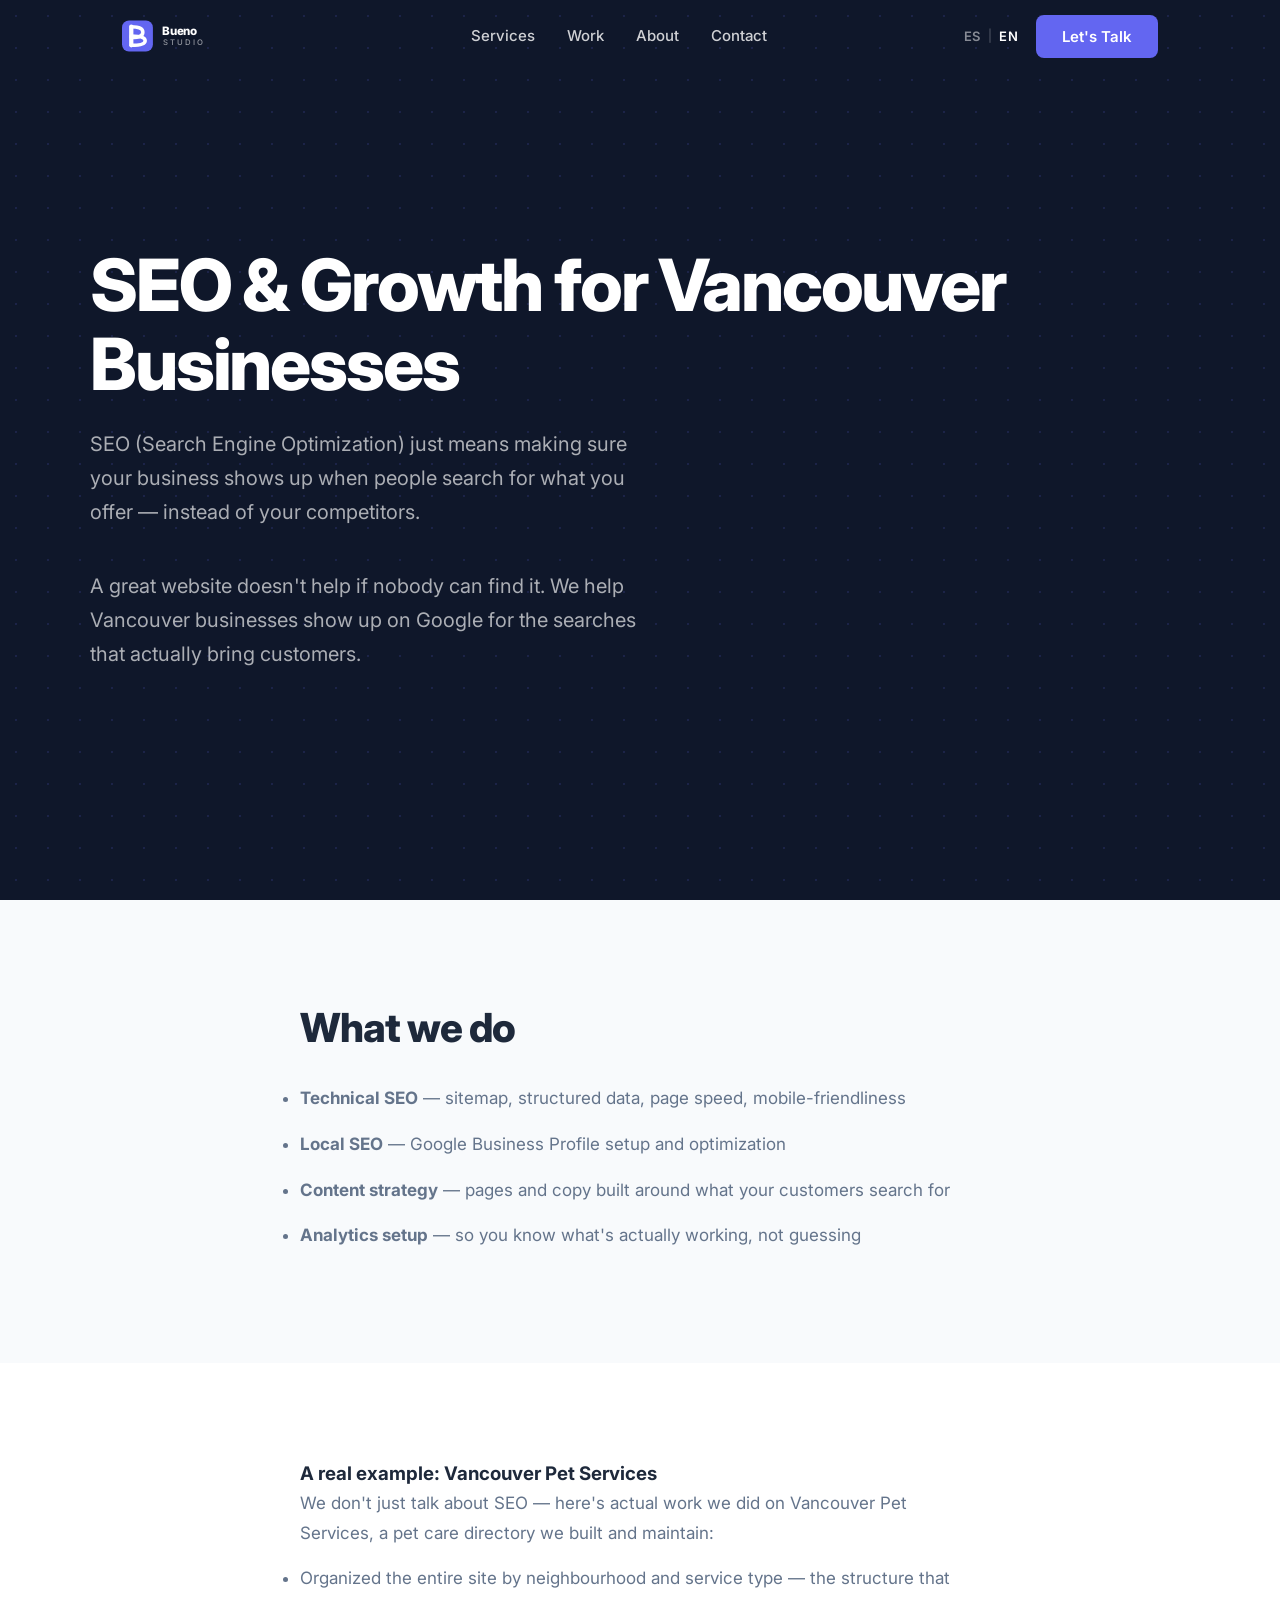
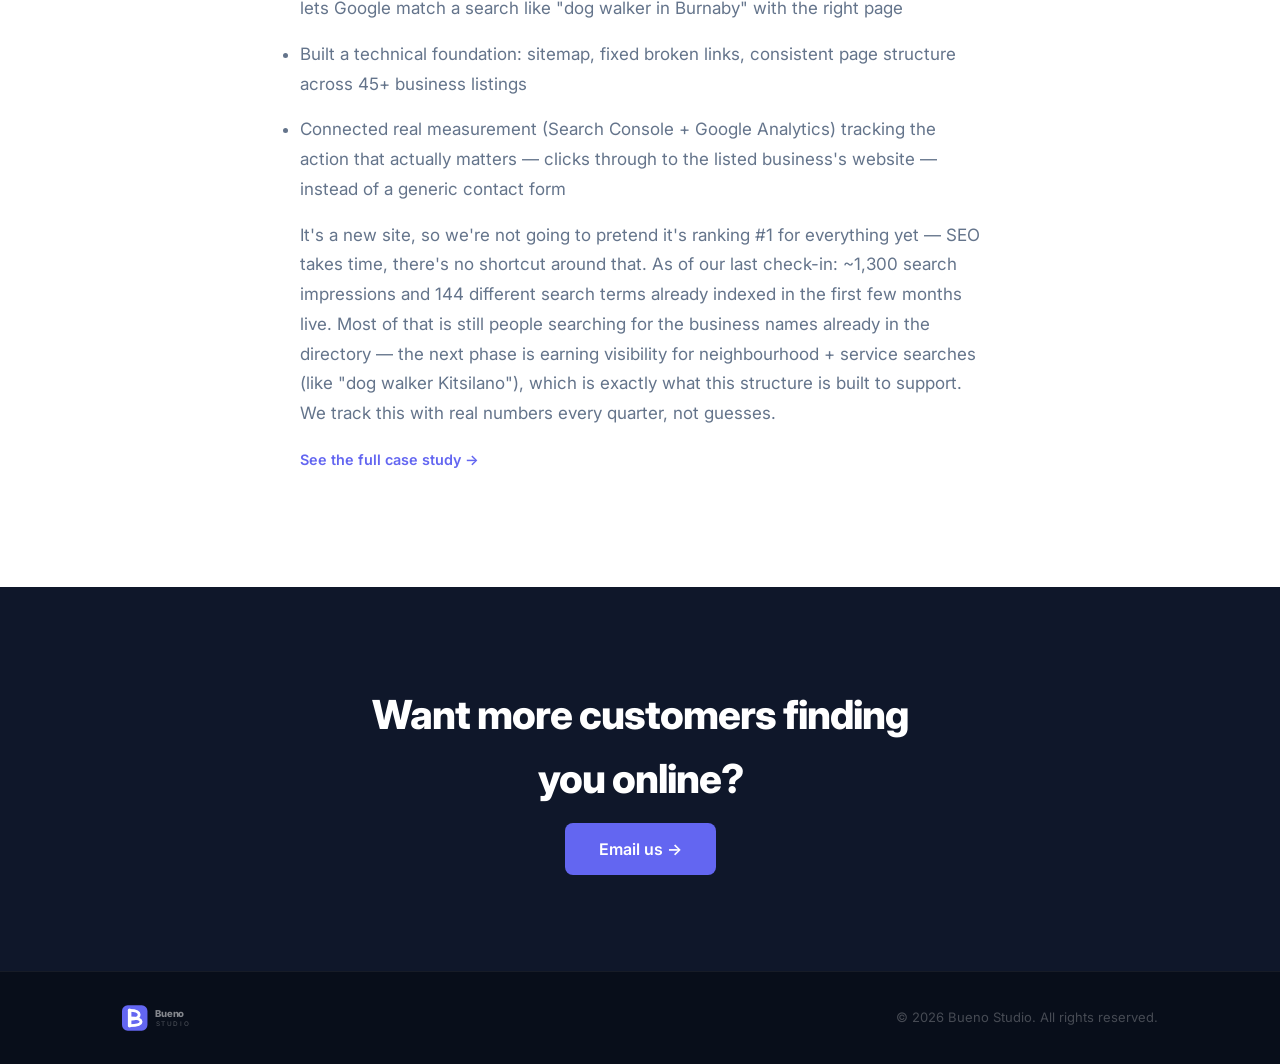
<file: en/seo-vancouver/index.html>
<!doctype html>
<html lang="en">
  <head>
    <!-- Google tag (gtag.js) -->
    <script
      async
      src="https://www.googletagmanager.com/gtag/js?id=G-J54RKQ4SXS"
    ></script>
    <script>
      window.dataLayer = window.dataLayer || [];
      function gtag() {
        dataLayer.push(arguments);
      }
      gtag("js", new Date());

      gtag("config", "G-J54RKQ4SXS");
    </script>
    <meta charset="UTF-8" />
    <meta
      name="viewport"
      content="width=device-width, initial-scale=1.0, viewport-fit=cover"
    />
    <meta
      name="description"
      content="Local SEO and growth strategy for small businesses in Vancouver. Get found on Google by customers searching for what you offer."
    />
    <!-- Canonical -->
    <link
      rel="canonical"
      href="https://thebuenostudio.com/en/seo-vancouver/"
    />

    <!-- Favicon -->
    <link
      rel="icon"
      type="image/svg+xml"
      href="../../images/logo-icon.svg"
    />
    <link rel="icon" href="/favicon.ico" sizes="32x32" />
    <link
      rel="apple-touch-icon"
      href="../../images/apple-touch-icon.png"
    />

    <!-- Open Graph -->
    <meta
      property="og:title"
      content="SEO Services Vancouver BC | Local SEO for Small Businesses | Bueno Studio"
    />
    <meta property="og:site_name" content="Bueno Studio" />
    <meta
      property="og:description"
      content="Local SEO and growth strategy for small businesses in Vancouver. Get found on Google by customers searching for what you offer."
    />
    <meta property="og:type" content="website" />
    <meta
      property="og:url"
      content="https://thebuenostudio.com/en/seo-vancouver/"
    />
    <meta
      property="og:image"
      content="https://thebuenostudio.com/images/og-image-bueno-studio-en.jpg"
    />
    <meta property="og:image:width" content="1200" />
    <meta property="og:image:height" content="630" />

    <!-- Twitter Card -->
    <meta name="twitter:card" content="summary_large_image" />
    <meta
      name="twitter:title"
      content="SEO Services Vancouver BC | Local SEO for Small Businesses | Bueno Studio"
    />
    <meta
      name="twitter:description"
      content="Local SEO and growth strategy for small businesses in Vancouver. Get found on Google by customers searching for what you offer."
    />
    <meta
      name="twitter:image"
      content="https://thebuenostudio.com/images/og-image-bueno-studio-en.jpg"
    />

    <title>
      SEO Services Vancouver BC | Local SEO for Small Businesses | Bueno
      Studio
    </title>
    <link rel="preconnect" href="https://fonts.googleapis.com" />
    <link rel="preconnect" href="https://fonts.gstatic.com" crossorigin />
    <link
      href="https://fonts.googleapis.com/css2?family=Inter:wght@400;500;600;700;800&display=swap"
      rel="stylesheet"
    />
    <link rel="stylesheet" href="../../css/styles.css" />
  </head>
  <body>
    <!-- NAV -->
    <nav class="nav" id="nav">
      <div class="nav-container">
        <a href="/en/" class="nav-logo" aria-label="Bueno Studio">
          <svg
            xmlns="http://www.w3.org/2000/svg"
            viewBox="0 0 200 44"
            height="34"
            aria-hidden="true"
          >
            <rect x="0" y="2" width="40" height="40" rx="9" fill="#6366F1" />
            <g stroke="white" stroke-linecap="round" fill="none">
              <line x1="12" y1="10" x2="12" y2="34" stroke-width="5.5" />
              <path
                d="M 12,10 Q 27,10 27,17 Q 27,24 12,24"
                stroke-width="4.5"
              />
              <path
                d="M 12,22 Q 30,22 30,28 Q 30,34 12,34"
                stroke-width="4.5"
              />
            </g>
            <text
              x="52"
              y="21"
              font-family="Inter, -apple-system, sans-serif"
              font-size="15"
              font-weight="800"
              fill="white"
              letter-spacing="-0.3"
            >
              Bueno
            </text>
            <text
              x="53"
              y="34"
              font-family="Inter, -apple-system, sans-serif"
              font-size="10"
              font-weight="500"
              fill="rgba(255,255,255,0.55)"
              letter-spacing="2.5"
            >
              STUDIO
            </text>
          </svg>
        </a>

        <div class="nav-menu" id="navMenu">
          <a href="#services" class="nav-link" data-key="nav.services"
            >Services</a
          >
          <a href="#portfolio" class="nav-link" data-key="nav.portfolio"
            >Work</a
          >
          <a href="#about" class="nav-link" data-key="nav.about">About</a>
          <a href="#contact" class="nav-link" data-key="nav.contact"
            >Contact</a
          >
        </div>

        <div class="nav-actions">
          <div class="lang-toggle">
            <a href="/" class="lang-btn" id="btnEs">ES</a>
            <span class="lang-divider">|</span>
            <a href="/en/" class="lang-btn active" id="btnEn">EN</a>
          </div>
          <a href="#contact" class="btn btn-primary nav-cta" data-key="nav.cta"
            >Let's Talk</a
          >
          <button
            class="hamburger"
            id="hamburger"
            aria-label="Menu"
            aria-expanded="false"
          >
            <span></span><span></span><span></span>
          </button>
        </div>
      </div>
    </nav>

    <!-- HERO -->
    <section class="hero" id="hero">
      <div class="hero-container">
        <h1 class="hero-headline">SEO &amp; Growth for Vancouver Businesses</h1>
        <p class="hero-sub">
          SEO (Search Engine Optimization) just means making sure your
          business shows up when people search for what you offer — instead
          of your competitors.
        </p>
        <p class="hero-sub">
          A great website doesn't help if nobody can find it. We help
          Vancouver businesses show up on Google for the searches that
          actually bring customers.
        </p>
      </div>
      <div class="hero-pattern" aria-hidden="true"></div>
    </section>

    <!-- WHAT WE DO -->
    <section class="services" id="services">
      <div class="container">
        <div class="about-content">
          <h2>What we do</h2>
          <ul>
            <li class="about-body">
              <strong>Technical SEO</strong> — sitemap, structured data, page
              speed, mobile-friendliness
            </li>
            <li class="about-body">
              <strong>Local SEO</strong> — Google Business Profile setup and
              optimization
            </li>
            <li class="about-body">
              <strong>Content strategy</strong> — pages and copy built around
              what your customers search for
            </li>
            <li class="about-body">
              <strong>Analytics setup</strong> — so you know what's actually
              working, not guessing
            </li>
          </ul>
        </div>
      </div>
    </section>

    <!-- REAL EXAMPLE -->
    <section class="about" id="portfolio">
      <div class="container">
        <div class="about-content">
          <h3>A real example: Vancouver Pet Services</h3>
          <p class="about-body">
            We don't just talk about SEO — here's actual work we did on
            Vancouver Pet Services, a pet care directory we built and
            maintain:
          </p>
          <ul>
            <li class="about-body">
              Organized the entire site by neighbourhood and service type —
              the structure that lets Google match a search like "dog
              walker in Burnaby" with the right page
            </li>
            <li class="about-body">
              Built a technical foundation: sitemap, fixed broken links,
              consistent page structure across 45+ business listings
            </li>
            <li class="about-body">
              Connected real measurement (Search Console + Google Analytics)
              tracking the action that actually matters — clicks through to
              the listed business's website — instead of a generic contact
              form
            </li>
          </ul>
          <p class="about-body">
            It's a new site, so we're not going to pretend it's ranking #1
            for everything yet — SEO takes time, there's no shortcut around
            that. As of our last check-in: ~1,300 search impressions and 144
            different search terms already indexed in the first few months
            live. Most of that is still people searching for the business
            names already in the directory — the next phase is earning
            visibility for neighbourhood + service searches (like "dog
            walker Kitsilano"), which is exactly what this structure is
            built to support. We track this with real numbers every
            quarter, not guesses.
          </p>
          <p class="about-body">
            <a
              href="/en/work/vancouver-pet-services/"
              class="portfolio-link"
              style="color: var(--accent)"
              >See the full case study →</a
            >
          </p>
        </div>
      </div>
    </section>

    <!-- CONTACT -->
    <section class="contact" id="contact">
      <div class="container">
        <div class="contact-content">
          <h2>Want more customers finding you online?</h2>
          <div class="contact-actions">
            <a
              href="mailto:info@thebuenostudio.com"
              class="btn btn-primary btn-lg"
            >
              Email us →
            </a>
          </div>
        </div>
      </div>
    </section>

    <!-- FOOTER -->
    <footer class="footer">
      <div class="container">
        <div class="footer-content">
          <a href="/en/" class="footer-logo" aria-label="Bueno Studio">
            <svg
              xmlns="http://www.w3.org/2000/svg"
              viewBox="0 0 200 44"
              height="28"
              aria-hidden="true"
            >
              <rect x="0" y="2" width="40" height="40" rx="9" fill="#6366F1" />
              <g stroke="white" stroke-linecap="round" fill="none">
                <line x1="12" y1="10" x2="12" y2="34" stroke-width="5.5" />
                <path
                  d="M 12,10 Q 27,10 27,17 Q 27,24 12,24"
                  stroke-width="4.5"
                />
                <path
                  d="M 12,22 Q 30,22 30,28 Q 30,34 12,34"
                  stroke-width="4.5"
                />
              </g>
              <text
                x="52"
                y="21"
                font-family="Inter, -apple-system, sans-serif"
                font-size="15"
                font-weight="800"
                fill="rgba(255,255,255,0.5)"
                letter-spacing="-0.3"
              >
                Bueno
              </text>
              <text
                x="53"
                y="34"
                font-family="Inter, -apple-system, sans-serif"
                font-size="10"
                font-weight="500"
                fill="rgba(255,255,255,0.25)"
                letter-spacing="2.5"
              >
                STUDIO
              </text>
            </svg>
          </a>
          <p class="footer-copy">© 2026 Bueno Studio. All rights reserved.</p>
        </div>
      </div>
    </footer>

    <script src="../../js/main.js"></script>
  </body>
</html>
</file>
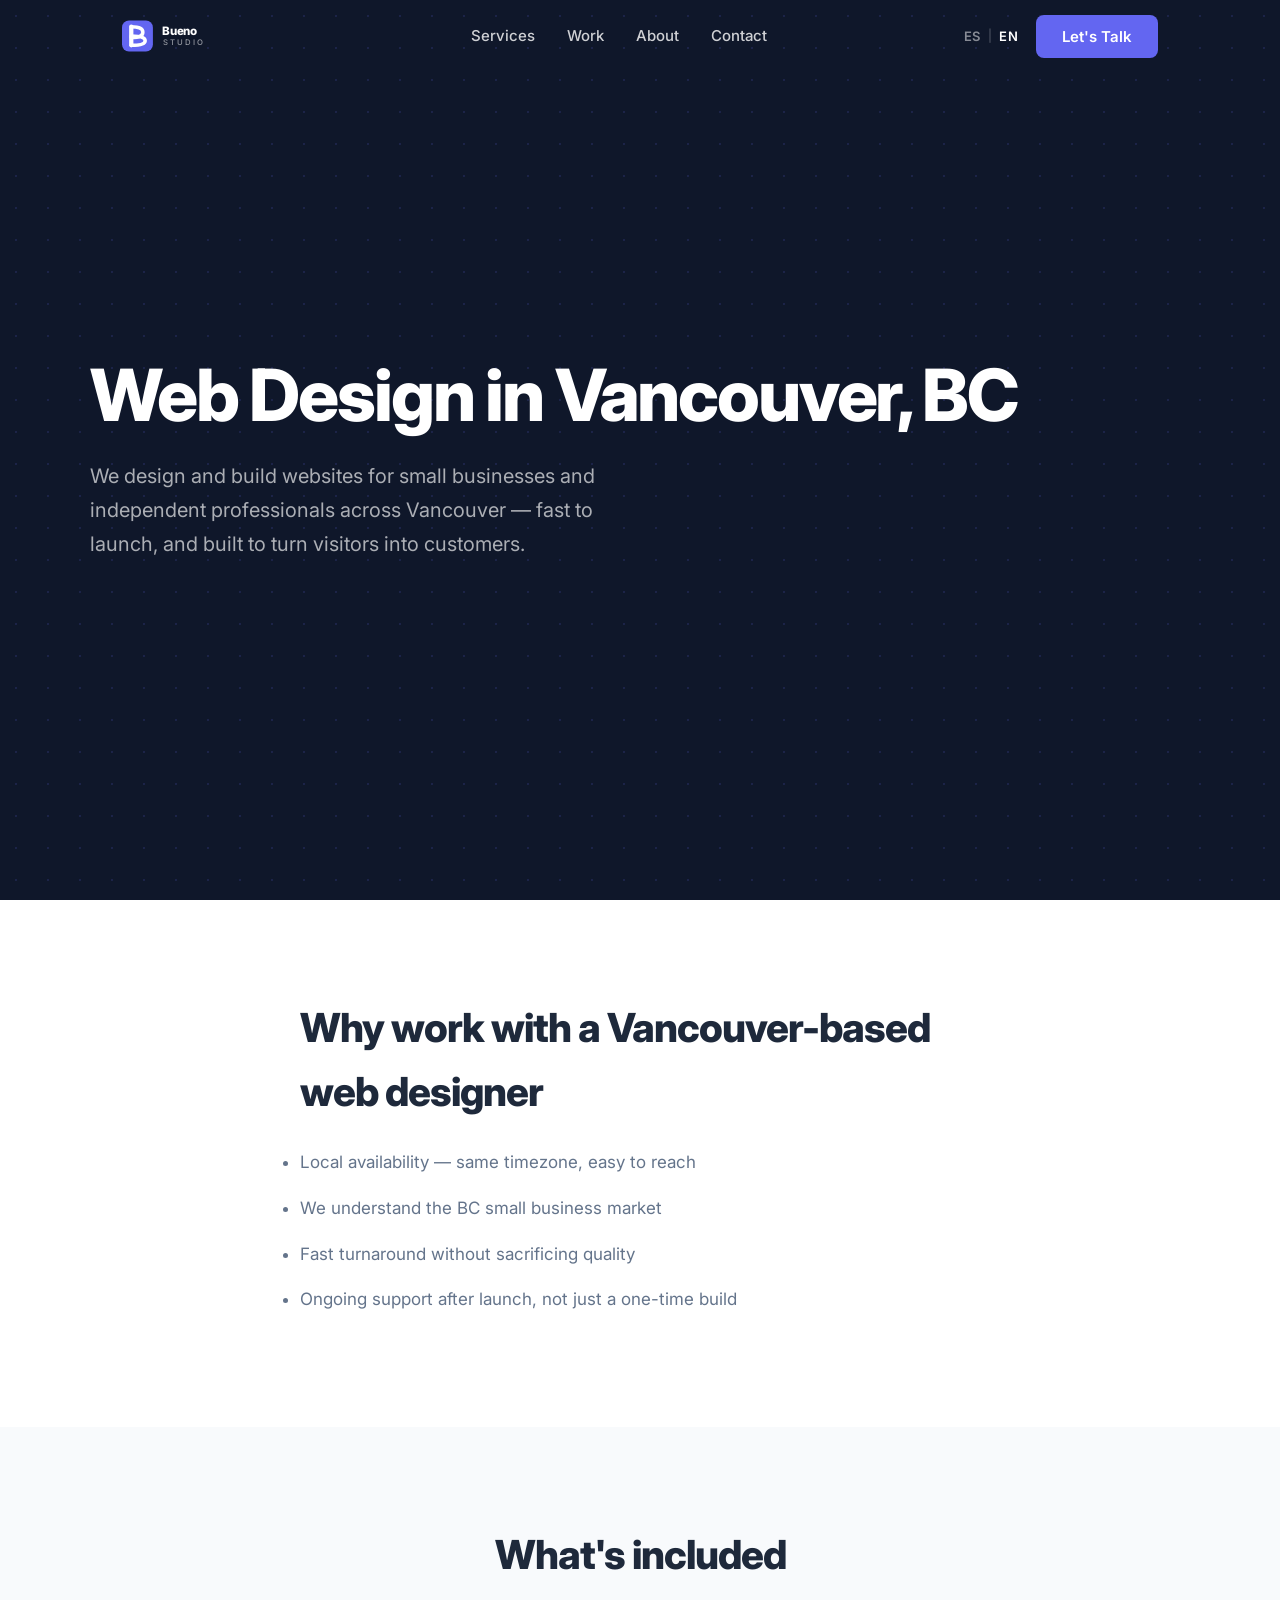
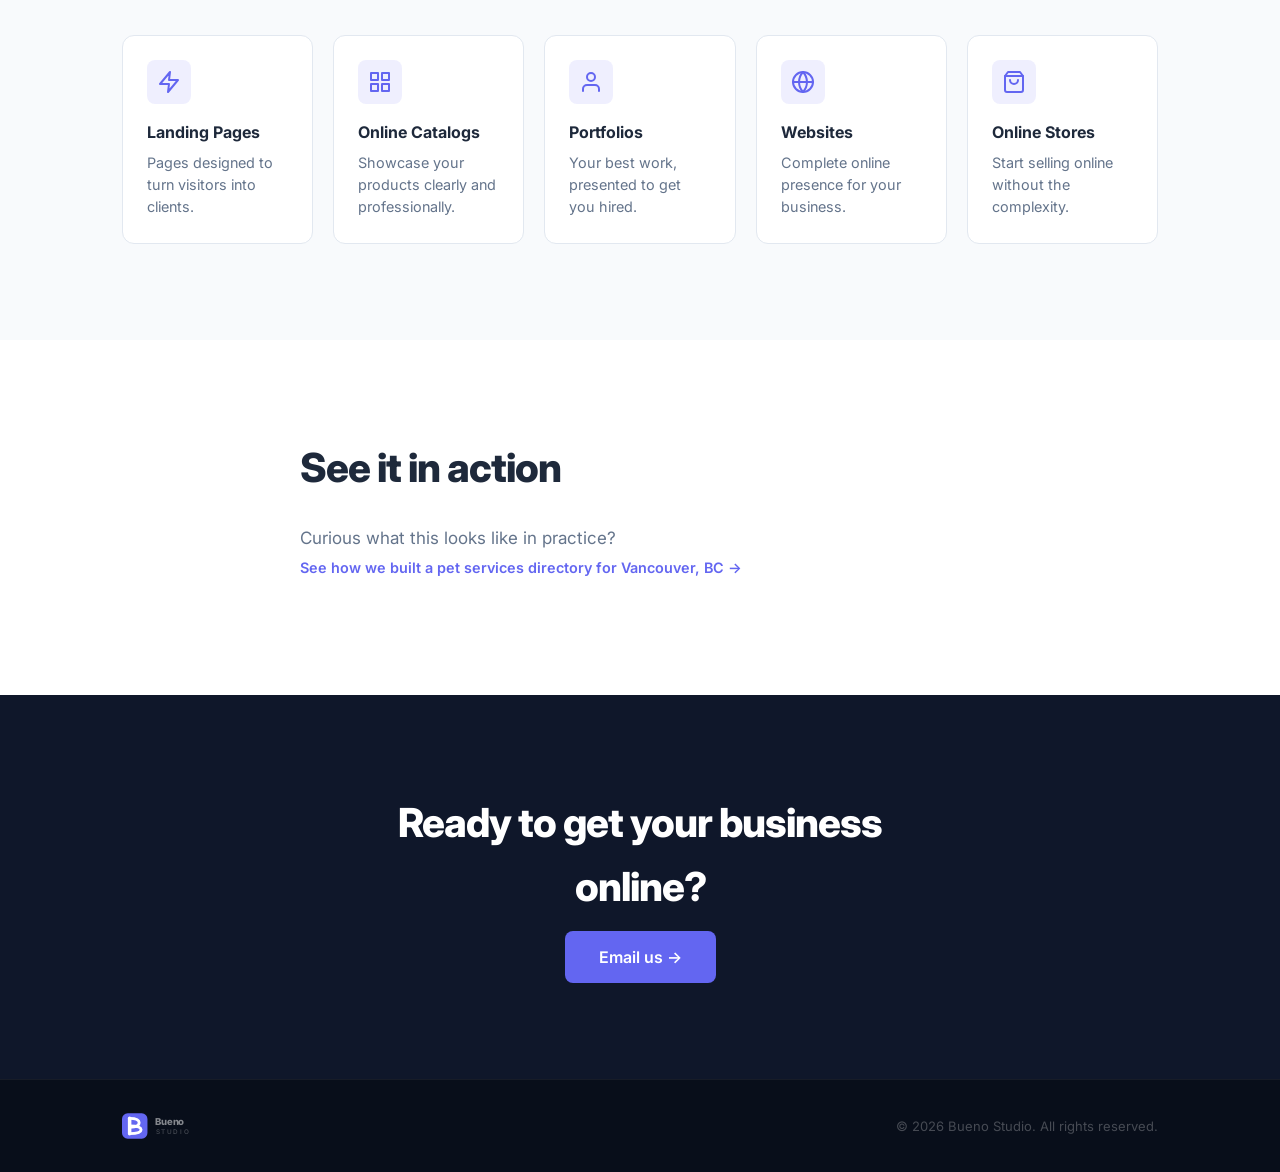
<file: en/web-design-vancouver/index.html>
<!doctype html>
<html lang="en">
  <head>
    <!-- Google tag (gtag.js) -->
    <script
      async
      src="https://www.googletagmanager.com/gtag/js?id=G-J54RKQ4SXS"
    ></script>
    <script>
      window.dataLayer = window.dataLayer || [];
      function gtag() {
        dataLayer.push(arguments);
      }
      gtag("js", new Date());

      gtag("config", "G-J54RKQ4SXS");
    </script>
    <meta charset="UTF-8" />
    <meta
      name="viewport"
      content="width=device-width, initial-scale=1.0, viewport-fit=cover"
    />
    <meta
      name="description"
      content="Professional web design for small businesses and independent professionals in Vancouver, BC. Fast turnaround, built to convert visitors into customers."
    />
    <!-- Canonical -->
    <link
      rel="canonical"
      href="https://thebuenostudio.com/en/web-design-vancouver/"
    />

    <!-- Favicon -->
    <link
      rel="icon"
      type="image/svg+xml"
      href="../../images/logo-icon.svg"
    />
    <link rel="icon" href="/favicon.ico" sizes="32x32" />
    <link
      rel="apple-touch-icon"
      href="../../images/apple-touch-icon.png"
    />

    <!-- Open Graph -->
    <meta
      property="og:title"
      content="Web Design Vancouver BC | Websites for Small Businesses | Bueno Studio"
    />
    <meta property="og:site_name" content="Bueno Studio" />
    <meta
      property="og:description"
      content="Professional web design for small businesses and independent professionals in Vancouver, BC. Fast turnaround, built to convert visitors into customers."
    />
    <meta property="og:type" content="website" />
    <meta
      property="og:url"
      content="https://thebuenostudio.com/en/web-design-vancouver/"
    />
    <meta
      property="og:image"
      content="https://thebuenostudio.com/images/og-image-bueno-studio-en.jpg"
    />
    <meta property="og:image:width" content="1200" />
    <meta property="og:image:height" content="630" />

    <!-- Twitter Card -->
    <meta name="twitter:card" content="summary_large_image" />
    <meta
      name="twitter:title"
      content="Web Design Vancouver BC | Websites for Small Businesses | Bueno Studio"
    />
    <meta
      name="twitter:description"
      content="Professional web design for small businesses and independent professionals in Vancouver, BC. Fast turnaround, built to convert visitors into customers."
    />
    <meta
      name="twitter:image"
      content="https://thebuenostudio.com/images/og-image-bueno-studio-en.jpg"
    />

    <title>
      Web Design Vancouver BC | Websites for Small Businesses | Bueno Studio
    </title>
    <link rel="preconnect" href="https://fonts.googleapis.com" />
    <link rel="preconnect" href="https://fonts.gstatic.com" crossorigin />
    <link
      href="https://fonts.googleapis.com/css2?family=Inter:wght@400;500;600;700;800&display=swap"
      rel="stylesheet"
    />
    <link rel="stylesheet" href="../../css/styles.css" />
  </head>
  <body>
    <!-- NAV -->
    <nav class="nav" id="nav">
      <div class="nav-container">
        <a href="/en/" class="nav-logo" aria-label="Bueno Studio">
          <svg
            xmlns="http://www.w3.org/2000/svg"
            viewBox="0 0 200 44"
            height="34"
            aria-hidden="true"
          >
            <rect x="0" y="2" width="40" height="40" rx="9" fill="#6366F1" />
            <g stroke="white" stroke-linecap="round" fill="none">
              <line x1="12" y1="10" x2="12" y2="34" stroke-width="5.5" />
              <path
                d="M 12,10 Q 27,10 27,17 Q 27,24 12,24"
                stroke-width="4.5"
              />
              <path
                d="M 12,22 Q 30,22 30,28 Q 30,34 12,34"
                stroke-width="4.5"
              />
            </g>
            <text
              x="52"
              y="21"
              font-family="Inter, -apple-system, sans-serif"
              font-size="15"
              font-weight="800"
              fill="white"
              letter-spacing="-0.3"
            >
              Bueno
            </text>
            <text
              x="53"
              y="34"
              font-family="Inter, -apple-system, sans-serif"
              font-size="10"
              font-weight="500"
              fill="rgba(255,255,255,0.55)"
              letter-spacing="2.5"
            >
              STUDIO
            </text>
          </svg>
        </a>

        <div class="nav-menu" id="navMenu">
          <a href="#services" class="nav-link" data-key="nav.services"
            >Services</a
          >
          <a href="#portfolio" class="nav-link" data-key="nav.portfolio"
            >Work</a
          >
          <a href="#about" class="nav-link" data-key="nav.about">About</a>
          <a href="#contact" class="nav-link" data-key="nav.contact"
            >Contact</a
          >
        </div>

        <div class="nav-actions">
          <div class="lang-toggle">
            <a href="/" class="lang-btn" id="btnEs">ES</a>
            <span class="lang-divider">|</span>
            <a href="/en/" class="lang-btn active" id="btnEn">EN</a>
          </div>
          <a href="#contact" class="btn btn-primary nav-cta" data-key="nav.cta"
            >Let's Talk</a
          >
          <button
            class="hamburger"
            id="hamburger"
            aria-label="Menu"
            aria-expanded="false"
          >
            <span></span><span></span><span></span>
          </button>
        </div>
      </div>
    </nav>

    <!-- HERO -->
    <section class="hero" id="hero">
      <div class="hero-container">
        <h1 class="hero-headline">Web Design in Vancouver, BC</h1>
        <p class="hero-sub">
          We design and build websites for small businesses and independent
          professionals across Vancouver — fast to launch, and built to turn
          visitors into customers.
        </p>
      </div>
      <div class="hero-pattern" aria-hidden="true"></div>
    </section>

    <!-- WHY WORK WITH US -->
    <section class="about" id="about">
      <div class="container">
        <div class="about-content">
          <h2>Why work with a Vancouver-based web designer</h2>
          <ul>
            <li class="about-body">
              Local availability — same timezone, easy to reach
            </li>
            <li class="about-body">
              We understand the BC small business market
            </li>
            <li class="about-body">
              Fast turnaround without sacrificing quality
            </li>
            <li class="about-body">
              Ongoing support after launch, not just a one-time build
            </li>
          </ul>
        </div>
      </div>
    </section>

    <!-- WHAT'S INCLUDED -->
    <section class="services" id="services">
      <div class="container">
        <div class="section-header">
          <h2>What's included</h2>
        </div>
        <div class="services-grid">
          <div class="service-card">
            <div class="service-icon">
              <svg
                width="24"
                height="24"
                viewBox="0 0 24 24"
                fill="none"
                stroke="currentColor"
                stroke-width="2"
                stroke-linecap="round"
                stroke-linejoin="round"
                aria-hidden="true"
              >
                <polygon points="13 2 3 14 12 14 11 22 21 10 12 10 13 2" />
              </svg>
            </div>
            <h3 class="service-title">Landing Pages</h3>
            <p class="service-desc">
              Pages designed to turn visitors into clients.
            </p>
          </div>

          <div class="service-card">
            <div class="service-icon">
              <svg
                width="24"
                height="24"
                viewBox="0 0 24 24"
                fill="none"
                stroke="currentColor"
                stroke-width="2"
                stroke-linecap="round"
                stroke-linejoin="round"
                aria-hidden="true"
              >
                <rect x="3" y="3" width="7" height="7" />
                <rect x="14" y="3" width="7" height="7" />
                <rect x="3" y="14" width="7" height="7" />
                <rect x="14" y="14" width="7" height="7" />
              </svg>
            </div>
            <h3 class="service-title">Online Catalogs</h3>
            <p class="service-desc">
              Showcase your products clearly and professionally.
            </p>
          </div>

          <div class="service-card">
            <div class="service-icon">
              <svg
                width="24"
                height="24"
                viewBox="0 0 24 24"
                fill="none"
                stroke="currentColor"
                stroke-width="2"
                stroke-linecap="round"
                stroke-linejoin="round"
                aria-hidden="true"
              >
                <path d="M20 21v-2a4 4 0 0 0-4-4H8a4 4 0 0 0-4 4v2" />
                <circle cx="12" cy="7" r="4" />
              </svg>
            </div>
            <h3 class="service-title">Portfolios</h3>
            <p class="service-desc">
              Your best work, presented to get you hired.
            </p>
          </div>

          <div class="service-card">
            <div class="service-icon">
              <svg
                width="24"
                height="24"
                viewBox="0 0 24 24"
                fill="none"
                stroke="currentColor"
                stroke-width="2"
                stroke-linecap="round"
                stroke-linejoin="round"
                aria-hidden="true"
              >
                <circle cx="12" cy="12" r="10" />
                <line x1="2" y1="12" x2="22" y2="12" />
                <path
                  d="M12 2a15.3 15.3 0 0 1 4 10 15.3 15.3 0 0 1-4 10 15.3 15.3 0 0 1-4-10 15.3 15.3 0 0 1 4-10z"
                />
              </svg>
            </div>
            <h3 class="service-title">Websites</h3>
            <p class="service-desc">
              Complete online presence for your business.
            </p>
          </div>

          <div class="service-card">
            <div class="service-icon">
              <svg
                width="24"
                height="24"
                viewBox="0 0 24 24"
                fill="none"
                stroke="currentColor"
                stroke-width="2"
                stroke-linecap="round"
                stroke-linejoin="round"
                aria-hidden="true"
              >
                <path d="M6 2L3 6v14a2 2 0 002 2h14a2 2 0 002-2V6l-3-4z" />
                <line x1="3" y1="6" x2="21" y2="6" />
                <path d="M16 10a4 4 0 01-8 0" />
              </svg>
            </div>
            <h3 class="service-title">Online Stores</h3>
            <p class="service-desc">
              Start selling online without the complexity.
            </p>
          </div>
        </div>
      </div>
    </section>

    <!-- SEE IT IN ACTION -->
    <section class="about" id="portfolio">
      <div class="container">
        <div class="about-content">
          <h2>See it in action</h2>
          <p class="about-body">
            Curious what this looks like in practice?
            <a
              href="/en/work/vancouver-pet-services/"
              class="portfolio-link"
              style="color: var(--accent)"
              >See how we built a pet services directory for Vancouver, BC
              →</a
            >
          </p>
        </div>
      </div>
    </section>

    <!-- CONTACT -->
    <section class="contact" id="contact">
      <div class="container">
        <div class="contact-content">
          <h2>Ready to get your business online?</h2>
          <div class="contact-actions">
            <a
              href="mailto:info@thebuenostudio.com"
              class="btn btn-primary btn-lg"
            >
              Email us →
            </a>
          </div>
        </div>
      </div>
    </section>

    <!-- FOOTER -->
    <footer class="footer">
      <div class="container">
        <div class="footer-content">
          <a href="/en/" class="footer-logo" aria-label="Bueno Studio">
            <svg
              xmlns="http://www.w3.org/2000/svg"
              viewBox="0 0 200 44"
              height="28"
              aria-hidden="true"
            >
              <rect x="0" y="2" width="40" height="40" rx="9" fill="#6366F1" />
              <g stroke="white" stroke-linecap="round" fill="none">
                <line x1="12" y1="10" x2="12" y2="34" stroke-width="5.5" />
                <path
                  d="M 12,10 Q 27,10 27,17 Q 27,24 12,24"
                  stroke-width="4.5"
                />
                <path
                  d="M 12,22 Q 30,22 30,28 Q 30,34 12,34"
                  stroke-width="4.5"
                />
              </g>
              <text
                x="52"
                y="21"
                font-family="Inter, -apple-system, sans-serif"
                font-size="15"
                font-weight="800"
                fill="rgba(255,255,255,0.5)"
                letter-spacing="-0.3"
              >
                Bueno
              </text>
              <text
                x="53"
                y="34"
                font-family="Inter, -apple-system, sans-serif"
                font-size="10"
                font-weight="500"
                fill="rgba(255,255,255,0.25)"
                letter-spacing="2.5"
              >
                STUDIO
              </text>
            </svg>
          </a>
          <p class="footer-copy">© 2026 Bueno Studio. All rights reserved.</p>
        </div>
      </div>
    </footer>

    <script src="../../js/main.js"></script>
  </body>
</html>
</file>
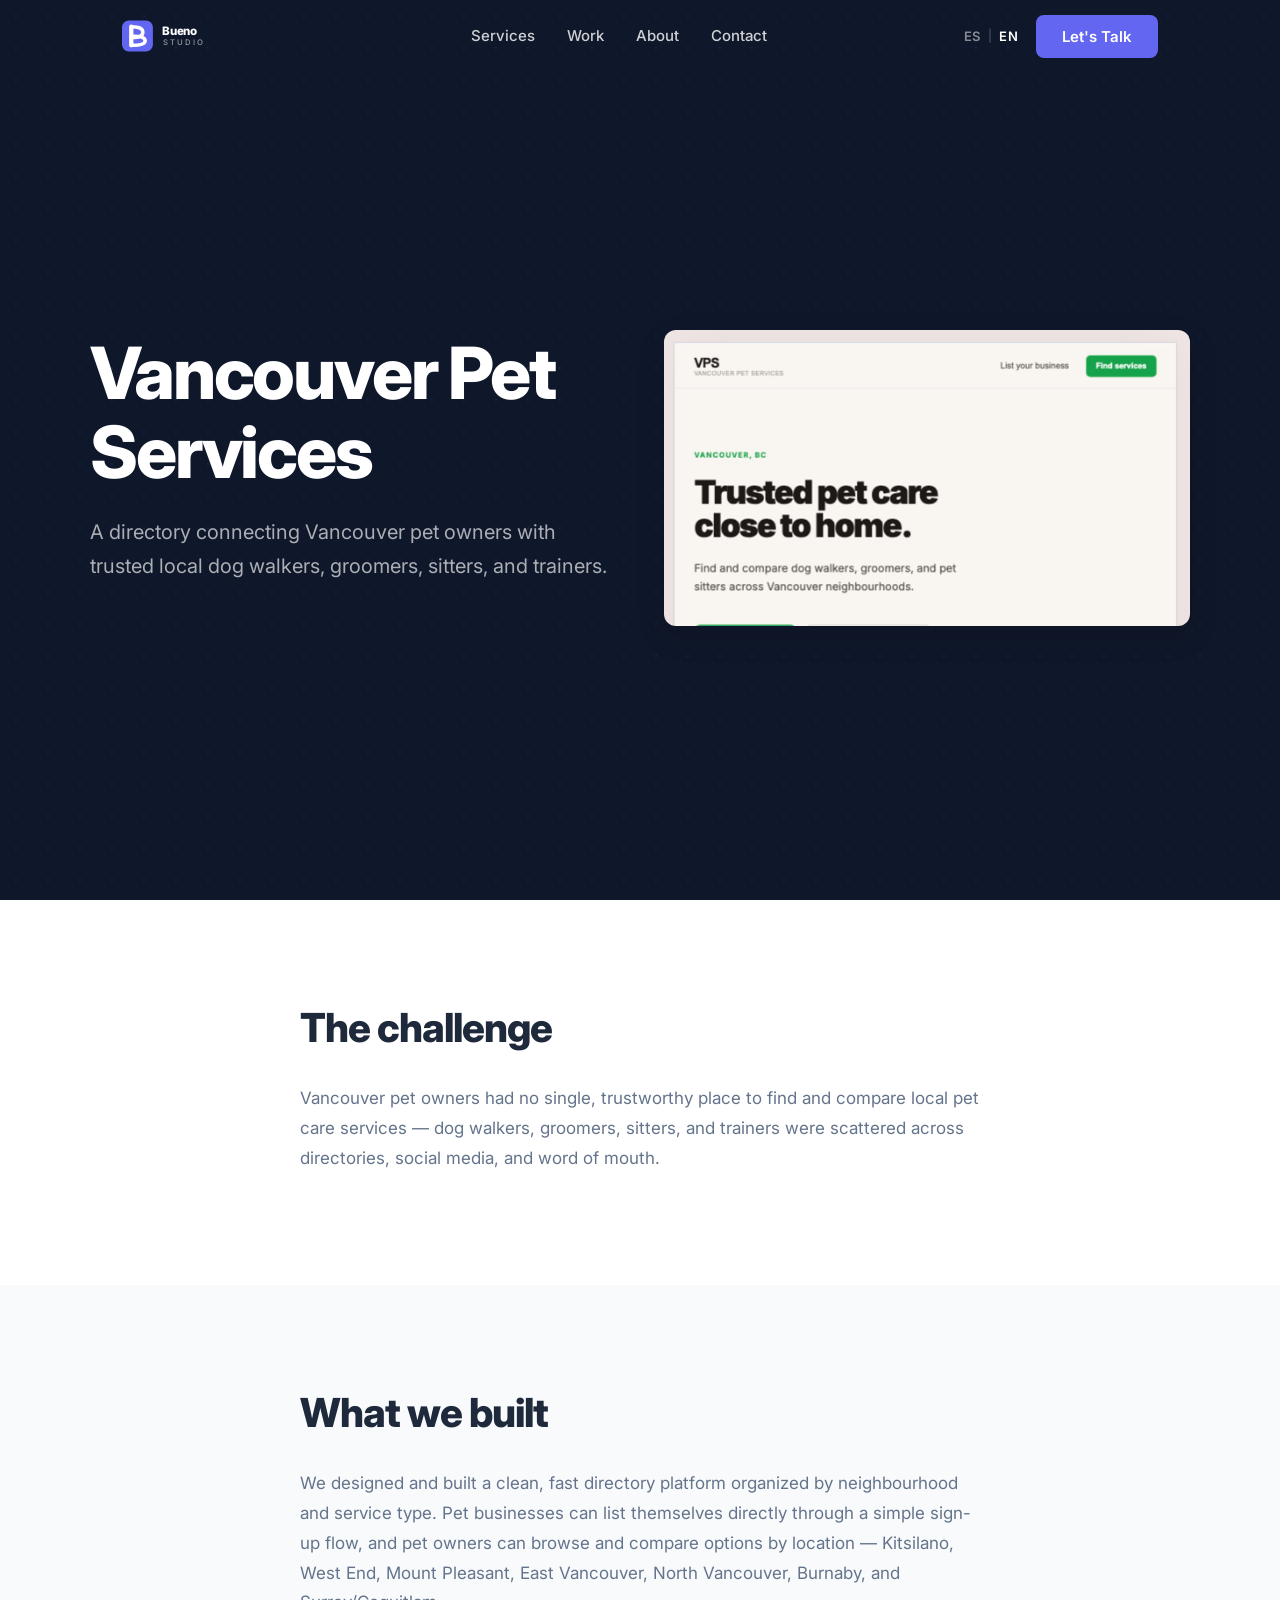
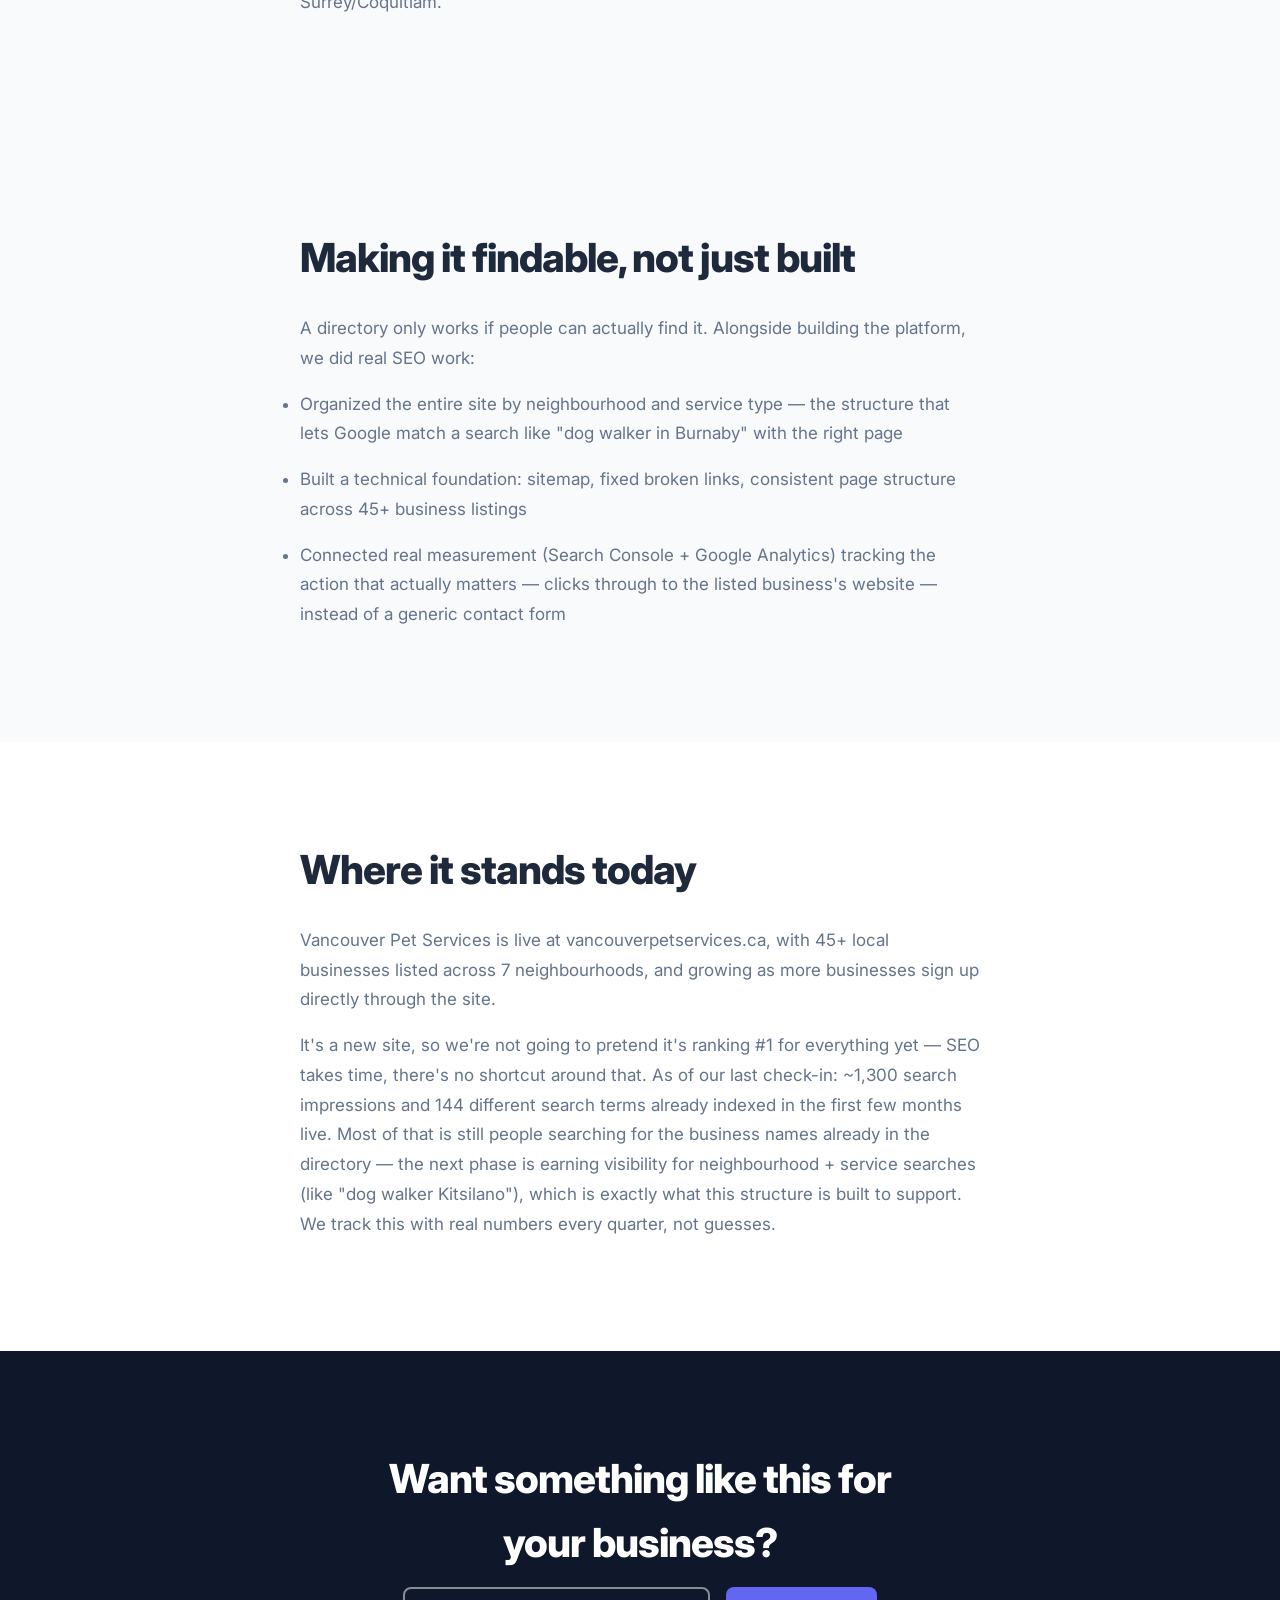
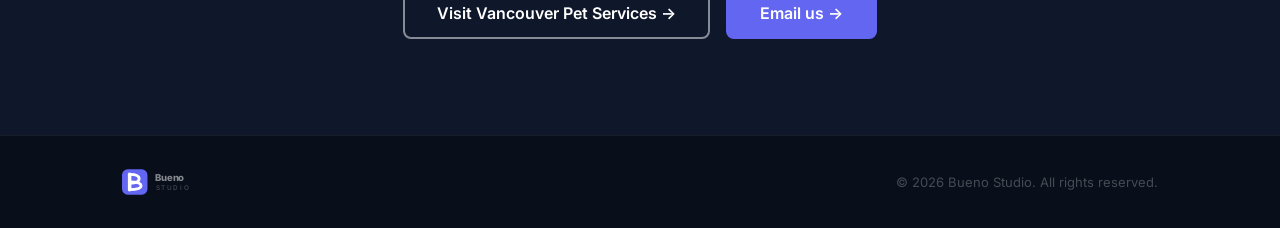
<file: en/work/vancouver-pet-services/index.html>
<!doctype html>
<html lang="en">
  <head>
    <!-- Google tag (gtag.js) -->
    <script
      async
      src="https://www.googletagmanager.com/gtag/js?id=G-J54RKQ4SXS"
    ></script>
    <script>
      window.dataLayer = window.dataLayer || [];
      function gtag() {
        dataLayer.push(arguments);
      }
      gtag("js", new Date());

      gtag("config", "G-J54RKQ4SXS");
    </script>
    <meta charset="UTF-8" />
    <meta
      name="viewport"
      content="width=device-width, initial-scale=1.0, viewport-fit=cover"
    />
    <meta
      name="description"
      content="How we built a pet services directory for Vancouver, BC — from concept to a live platform with 45+ local listings across 7 neighbourhoods."
    />
    <!-- Canonical -->
    <link
      rel="canonical"
      href="https://thebuenostudio.com/en/work/vancouver-pet-services/"
    />

    <!-- Favicon -->
    <link
      rel="icon"
      type="image/svg+xml"
      href="../../../images/logo-icon.svg"
    />
    <link rel="icon" href="/favicon.ico" sizes="32x32" />
    <link
      rel="apple-touch-icon"
      href="../../../images/apple-touch-icon.png"
    />

    <!-- Open Graph -->
    <meta
      property="og:title"
      content="Vancouver Pet Services — Case Study | Bueno Studio"
    />
    <meta property="og:site_name" content="Bueno Studio" />
    <meta
      property="og:description"
      content="How we built a pet services directory for Vancouver, BC — from concept to a live platform with 45+ local listings across 7 neighbourhoods."
    />
    <meta property="og:type" content="website" />
    <meta
      property="og:url"
      content="https://thebuenostudio.com/en/work/vancouver-pet-services/"
    />
    <meta
      property="og:image"
      content="https://thebuenostudio.com/images/og-image-bueno-studio-en.jpg"
    />
    <meta property="og:image:width" content="1200" />
    <meta property="og:image:height" content="630" />

    <!-- Twitter Card -->
    <meta name="twitter:card" content="summary_large_image" />
    <meta
      name="twitter:title"
      content="Vancouver Pet Services — Case Study | Bueno Studio"
    />
    <meta
      name="twitter:description"
      content="How we built a pet services directory for Vancouver, BC — from concept to a live platform with 45+ local listings across 7 neighbourhoods."
    />
    <meta
      name="twitter:image"
      content="https://thebuenostudio.com/images/og-image-bueno-studio-en.jpg"
    />

    <title>Vancouver Pet Services — Case Study | Bueno Studio</title>
    <link rel="preconnect" href="https://fonts.googleapis.com" />
    <link rel="preconnect" href="https://fonts.gstatic.com" crossorigin />
    <link
      href="https://fonts.googleapis.com/css2?family=Inter:wght@400;500;600;700;800&display=swap"
      rel="stylesheet"
    />
    <link rel="stylesheet" href="../../../css/styles.css" />
  </head>
  <body>
    <!-- NAV -->
    <nav class="nav" id="nav">
      <div class="nav-container">
        <a href="/en/" class="nav-logo" aria-label="Bueno Studio">
          <svg
            xmlns="http://www.w3.org/2000/svg"
            viewBox="0 0 200 44"
            height="34"
            aria-hidden="true"
          >
            <rect x="0" y="2" width="40" height="40" rx="9" fill="#6366F1" />
            <g stroke="white" stroke-linecap="round" fill="none">
              <line x1="12" y1="10" x2="12" y2="34" stroke-width="5.5" />
              <path
                d="M 12,10 Q 27,10 27,17 Q 27,24 12,24"
                stroke-width="4.5"
              />
              <path
                d="M 12,22 Q 30,22 30,28 Q 30,34 12,34"
                stroke-width="4.5"
              />
            </g>
            <text
              x="52"
              y="21"
              font-family="Inter, -apple-system, sans-serif"
              font-size="15"
              font-weight="800"
              fill="white"
              letter-spacing="-0.3"
            >
              Bueno
            </text>
            <text
              x="53"
              y="34"
              font-family="Inter, -apple-system, sans-serif"
              font-size="10"
              font-weight="500"
              fill="rgba(255,255,255,0.55)"
              letter-spacing="2.5"
            >
              STUDIO
            </text>
          </svg>
        </a>

        <div class="nav-menu" id="navMenu">
          <a href="#services" class="nav-link" data-key="nav.services"
            >Services</a
          >
          <a href="#portfolio" class="nav-link" data-key="nav.portfolio"
            >Work</a
          >
          <a href="#about" class="nav-link" data-key="nav.about">About</a>
          <a href="#contact" class="nav-link" data-key="nav.contact"
            >Contact</a
          >
        </div>

        <div class="nav-actions">
          <div class="lang-toggle">
            <a href="/" class="lang-btn" id="btnEs">ES</a>
            <span class="lang-divider">|</span>
            <a href="/en/" class="lang-btn active" id="btnEn">EN</a>
          </div>
          <a href="#contact" class="btn btn-primary nav-cta" data-key="nav.cta"
            >Let's Talk</a
          >
          <button
            class="hamburger"
            id="hamburger"
            aria-label="Menu"
            aria-expanded="false"
          >
            <span></span><span></span><span></span>
          </button>
        </div>
      </div>
    </nav>

    <!-- HERO -->
    <section class="hero hero--split" id="hero">
      <div class="hero-container">
        <div class="hero-text">
          <h1 class="hero-headline">Vancouver Pet Services</h1>
          <p class="hero-sub">
            A directory connecting Vancouver pet owners with trusted local
            dog walkers, groomers, sitters, and trainers.
          </p>
        </div>
        <div class="hero-visual">
          <img
            src="../../../images/vancouver_pet_services_thumbnail.jpg"
            alt="Vancouver Pet Services website homepage"
          />
        </div>
      </div>
      <div class="hero-pattern" aria-hidden="true"></div>
    </section>

    <!-- THE CHALLENGE -->
    <section class="about" id="about">
      <div class="container">
        <div class="about-content">
          <h2>The challenge</h2>
          <p class="about-body">
            Vancouver pet owners had no single, trustworthy place to find and
            compare local pet care services — dog walkers, groomers, sitters,
            and trainers were scattered across directories, social media, and
            word of mouth.
          </p>
        </div>
      </div>
    </section>

    <!-- WHAT WE BUILT -->
    <section class="services" id="services">
      <div class="container">
        <div class="about-content">
          <h2>What we built</h2>
          <p class="about-body">
            We designed and built a clean, fast directory platform organized
            by neighbourhood and service type. Pet businesses can list
            themselves directly through a simple sign-up flow, and pet owners
            can browse and compare options by location — Kitsilano, West End,
            Mount Pleasant, East Vancouver, North Vancouver, Burnaby, and
            Surrey/Coquitlam.
          </p>
        </div>
      </div>
    </section>

    <!-- MAKING IT FINDABLE -->
    <section class="services">
      <div class="container">
        <div class="about-content">
          <h2>Making it findable, not just built</h2>
          <p class="about-body">
            A directory only works if people can actually find it. Alongside
            building the platform, we did real SEO work:
          </p>
          <ul>
            <li class="about-body">
              Organized the entire site by neighbourhood and service type —
              the structure that lets Google match a search like "dog
              walker in Burnaby" with the right page
            </li>
            <li class="about-body">
              Built a technical foundation: sitemap, fixed broken links,
              consistent page structure across 45+ business listings
            </li>
            <li class="about-body">
              Connected real measurement (Search Console + Google Analytics)
              tracking the action that actually matters — clicks through to
              the listed business's website — instead of a generic contact
              form
            </li>
          </ul>
        </div>
      </div>
    </section>

    <!-- WHERE IT STANDS TODAY -->
    <section class="about" id="portfolio">
      <div class="container">
        <div class="about-content">
          <h2>Where it stands today</h2>
          <p class="about-body">
            Vancouver Pet Services is live at vancouverpetservices.ca, with
            45+ local businesses listed across 7 neighbourhoods, and growing
            as more businesses sign up directly through the site.
          </p>
          <p class="about-body">
            It's a new site, so we're not going to pretend it's ranking #1
            for everything yet — SEO takes time, there's no shortcut around
            that. As of our last check-in: ~1,300 search impressions and 144
            different search terms already indexed in the first few months
            live. Most of that is still people searching for the business
            names already in the directory — the next phase is earning
            visibility for neighbourhood + service searches (like "dog
            walker Kitsilano"), which is exactly what this structure is
            built to support. We track this with real numbers every
            quarter, not guesses.
          </p>
        </div>
      </div>
    </section>

    <!-- CONTACT -->
    <section class="contact" id="contact">
      <div class="container">
        <div class="contact-content">
          <h2>Want something like this for your business?</h2>
          <div class="contact-actions">
            <a
              href="https://vancouverpetservices.ca/"
              target="_blank"
              rel="noopener"
              class="btn btn-outline-light btn-lg"
            >
              Visit Vancouver Pet Services →
            </a>
            <a
              href="mailto:info@thebuenostudio.com"
              class="btn btn-primary btn-lg"
            >
              Email us →
            </a>
          </div>
        </div>
      </div>
    </section>

    <!-- FOOTER -->
    <footer class="footer">
      <div class="container">
        <div class="footer-content">
          <a href="/en/" class="footer-logo" aria-label="Bueno Studio">
            <svg
              xmlns="http://www.w3.org/2000/svg"
              viewBox="0 0 200 44"
              height="28"
              aria-hidden="true"
            >
              <rect x="0" y="2" width="40" height="40" rx="9" fill="#6366F1" />
              <g stroke="white" stroke-linecap="round" fill="none">
                <line x1="12" y1="10" x2="12" y2="34" stroke-width="5.5" />
                <path
                  d="M 12,10 Q 27,10 27,17 Q 27,24 12,24"
                  stroke-width="4.5"
                />
                <path
                  d="M 12,22 Q 30,22 30,28 Q 30,34 12,34"
                  stroke-width="4.5"
                />
              </g>
              <text
                x="52"
                y="21"
                font-family="Inter, -apple-system, sans-serif"
                font-size="15"
                font-weight="800"
                fill="rgba(255,255,255,0.5)"
                letter-spacing="-0.3"
              >
                Bueno
              </text>
              <text
                x="53"
                y="34"
                font-family="Inter, -apple-system, sans-serif"
                font-size="10"
                font-weight="500"
                fill="rgba(255,255,255,0.25)"
                letter-spacing="2.5"
              >
                STUDIO
              </text>
            </svg>
          </a>
          <p class="footer-copy">© 2026 Bueno Studio. All rights reserved.</p>
        </div>
      </div>
    </footer>

    <script src="../../../js/main.js"></script>
  </body>
</html>
</file>
<file: css/styles.css>
/* ============================================
   BUENO STUDIO — styles.css
   Mobile-first. Clean. Conversion-focused.
   ============================================ */

/* --- Variables --- */
:root {
  --dark: #0f172a;
  --dark-2: #1e293b;
  --accent: #6366f1;
  --accent-hover: #4f46e5;
  --white: #ffffff;
  --light: #f8fafc;
  --text: #1e293b;
  --muted: #64748b;
  --border: #e2e8f0;
  --whatsapp: #25d366;
  --whatsapp-hover: #1ebd5a;
  --radius: 12px;
  --radius-sm: 8px;
  --shadow: 0 1px 3px rgba(0, 0, 0, 0.08), 0 1px 2px rgba(0, 0, 0, 0.04);
  --shadow-md: 0 4px 12px rgba(0, 0, 0, 0.08);
  --shadow-lg: 0 10px 30px rgba(0, 0, 0, 0.12);
  --font: "Inter", -apple-system, BlinkMacSystemFont, sans-serif;
  --max-width: 1100px;
  --nav-height: 72px;
}

/* --- Reset & Base --- */
*,
*::before,
*::after {
  box-sizing: border-box;
  margin: 0;
  padding: 0;
  -webkit-tap-highlight-color: transparent;
}

html {
  scroll-behavior: smooth;
  scroll-padding-top: var(--nav-height);
  -webkit-text-size-adjust: 100%;
}

body {
  font-family: var(--font);
  font-size: 1rem;
  line-height: 1.6;
  color: var(--text);
  background: var(--white);
  overflow-x: hidden;
}

img {
  max-width: 100%;
  display: block;
}

a {
  text-decoration: none;
  color: inherit;
}

button {
  cursor: pointer;
  border: none;
  background: none;
  font-family: var(--font);
  touch-action: manipulation;
}

a {
  touch-action: manipulation;
}

/* --- Utility --- */
.container {
  width: 100%;
  max-width: var(--max-width);
  margin: 0 auto;
  padding: 0 1.25rem;
}

/* ============================================
   BUTTONS
   ============================================ */
.btn {
  display: inline-flex;
  align-items: center;
  gap: 0.5rem;
  padding: 0.75rem 1.5rem;
  border-radius: var(--radius-sm);
  font-family: var(--font);
  font-size: 0.9375rem;
  font-weight: 600;
  line-height: 1;
  cursor: pointer;
  transition:
    background 0.18s ease,
    color 0.18s ease,
    transform 0.15s ease,
    box-shadow 0.18s ease;
  white-space: nowrap;
  border: 2px solid transparent;
}

.btn:active {
  transform: scale(0.97);
}

.btn-primary {
  background: var(--accent);
  color: var(--white);
}

.btn-primary:hover {
  background: var(--accent-hover);
}

.btn-whatsapp {
  background: var(--whatsapp);
  color: var(--white);
}

.btn-whatsapp:hover {
  background: var(--whatsapp-hover);
}

.btn-outline {
  background: transparent;
  color: var(--white);
  border-color: rgba(255, 255, 255, 0.4);
}

.btn-outline:hover {
  border-color: var(--white);
  background: rgba(255, 255, 255, 0.1);
}

.btn-outline-light {
  background: transparent;
  color: var(--white);
  border-color: rgba(255, 255, 255, 0.5);
}

.btn-outline-light:hover {
  background: rgba(255, 255, 255, 0.15);
  border-color: var(--white);
}

.btn-lg {
  padding: 1rem 2rem;
  font-size: 1rem;
}

/* ============================================
   NAVIGATION
   ============================================ */
.nav {
  position: fixed;
  top: 0;
  left: 0;
  right: 0;
  z-index: 100;
  height: var(--nav-height);
  background: transparent;
  transition:
    background 0.3s ease,
    box-shadow 0.3s ease;
}

.nav--scrolled {
  background: var(--dark);
  box-shadow: 0 2px 20px rgba(0, 0, 0, 0.3);
}

.nav-container {
  display: flex;
  align-items: center;
  justify-content: space-between;
  height: 100%;
  max-width: var(--max-width);
  margin: 0 auto;
  padding: 0 1.25rem;
}

.nav-logo {
  display: flex;
  align-items: center;
  flex-shrink: 0;
}

.nav-logo svg {
  display: block;
  width: auto;
}

.nav-menu {
  display: none;
  gap: 2rem;
}

.nav-link {
  font-size: 0.9375rem;
  font-weight: 500;
  color: rgba(255, 255, 255, 0.8);
  transition: color 0.18s ease;
}

.nav-link:hover {
  color: var(--white);
}

.nav-actions {
  display: flex;
  align-items: center;
  gap: 1rem;
}

.lang-toggle {
  display: flex;
  align-items: center;
  gap: 0.35rem;
}

.lang-btn {
  font-size: 0.8125rem;
  font-weight: 600;
  color: rgba(255, 255, 255, 0.5);
  padding: 0.25rem 0.1rem;
  transition: color 0.18s ease;
  letter-spacing: 0.04em;
}

.lang-btn:hover,
.lang-btn.active {
  color: var(--white);
}

.lang-divider {
  font-size: 0.75rem;
  color: rgba(255, 255, 255, 0.3);
}

.nav-cta {
  display: none;
}

/* Hamburger */
.hamburger {
  display: flex;
  flex-direction: column;
  justify-content: center;
  gap: 5px;
  width: 36px;
  height: 36px;
  padding: 4px;
}

.hamburger span {
  display: block;
  height: 2px;
  width: 22px;
  background: var(--white);
  border-radius: 2px;
  transition:
    transform 0.25s ease,
    opacity 0.25s ease;
}

.hamburger.open span:nth-child(1) {
  transform: translateY(7px) rotate(45deg);
}

.hamburger.open span:nth-child(2) {
  opacity: 0;
}

.hamburger.open span:nth-child(3) {
  transform: translateY(-7px) rotate(-45deg);
}

/* Mobile menu */
.nav-menu.open {
  display: flex;
  flex-direction: column;
  position: fixed;
  top: var(--nav-height);
  left: 0;
  right: 0;
  background: var(--dark);
  padding: 1.5rem 1.25rem 2rem;
  gap: 0;
  border-top: 1px solid rgba(255, 255, 255, 0.08);
  box-shadow: 0 10px 30px rgba(0, 0, 0, 0.4);
}

.nav-menu.open .nav-link {
  padding: 0.875rem 0;
  font-size: 1.0625rem;
  border-bottom: 1px solid rgba(255, 255, 255, 0.06);
}

/* ============================================
   HERO
   ============================================ */
.hero {
  position: relative;
  background: var(--dark);
  min-height: 100svh;
  display: flex;
  align-items: center;
  overflow: hidden;
  padding: calc(var(--nav-height) + 3rem) 1.25rem 4rem;
}

.hero-container {
  position: relative;
  z-index: 2;
  width: 100%;
  max-width: var(--max-width);
  margin: 0 auto;
}

.hero-tag {
  font-size: 0.8125rem;
  font-weight: 600;
  letter-spacing: 0.1em;
  text-transform: uppercase;
  color: var(--accent);
  margin-bottom: 1.25rem;
}

.hero-headline {
  font-size: clamp(2.25rem, 7vw, 4.5rem);
  font-weight: 800;
  line-height: 1.1;
  letter-spacing: -0.03em;
  color: var(--white);
  margin-bottom: 1.5rem;
}

.hero-sub {
  font-size: clamp(1rem, 2.5vw, 1.25rem);
  font-weight: 400;
  color: rgba(255, 255, 255, 0.65);
  max-width: 560px;
  margin-bottom: 2.5rem;
  line-height: 1.7;
}

.hero-ctas {
  display: flex;
  flex-direction: column;
  gap: 1rem;
}

.hero-ctas .btn {
  width: 100%;
  justify-content: center;
}

/* Subtle dot grid background */
.hero-pattern {
  position: absolute;
  inset: 0;
  z-index: 1;
  background-image: radial-gradient(
    rgba(99, 102, 241, 0.15) 1px,
    transparent 1px
  );
  background-size: 32px 32px;
}

/* Split variant — text + visual side by side (case study pages) */
.hero--split .hero-container {
  display: grid;
  gap: 2.5rem;
  align-items: center;
}

.hero-visual img {
  width: 100%;
  border-radius: var(--radius);
  box-shadow: var(--shadow-lg);
  display: block;
}

@media (min-width: 768px) {
  .hero--split .hero-container {
    grid-template-columns: 1fr 1fr;
    gap: 3rem;
  }
}

/* ============================================
   SECTION HEADERS
   ============================================ */
.section-header {
  text-align: center;
  margin-bottom: 3rem;
}

.section-header h2 {
  font-size: clamp(1.75rem, 4vw, 2.5rem);
  font-weight: 800;
  letter-spacing: -0.025em;
  color: var(--text);
  margin-bottom: 0.75rem;
}

.section-header p {
  font-size: 1.0625rem;
  color: var(--muted);
  max-width: 500px;
  margin: 0 auto;
}

.section-header--light h2 {
  color: var(--white);
}

.section-header--light p {
  color: rgba(255, 255, 255, 0.6);
}

/* ============================================
   SERVICES
   ============================================ */
.services {
  background: var(--light);
  padding: 5rem 1.25rem;
}

.services-grid {
  display: grid;
  grid-template-columns: 1fr 1fr;
  gap: 1rem;
}

/* Last card spans full width when alone in a row (5th card in 2-col grid) */
.services-grid > .service-card:last-child:nth-child(odd) {
  grid-column: 1 / -1;
}

.service-card {
  background: var(--white);
  border-radius: var(--radius);
  padding: 1.5rem;
  border: 1px solid var(--border);
  transition:
    box-shadow 0.2s ease,
    transform 0.2s ease,
    border-color 0.2s ease;
}

.service-card:hover {
  box-shadow: var(--shadow-md);
  transform: translateY(-2px);
  border-color: var(--accent);
}

.service-icon {
  width: 44px;
  height: 44px;
  background: rgba(99, 102, 241, 0.1);
  border-radius: var(--radius-sm);
  display: flex;
  align-items: center;
  justify-content: center;
  margin-bottom: 1rem;
  color: var(--accent);
}

.service-title {
  font-size: 1rem;
  font-weight: 700;
  color: var(--text);
  margin-bottom: 0.375rem;
}

.service-desc {
  font-size: 0.9rem;
  color: var(--muted);
  line-height: 1.55;
}

/* ============================================
   PORTFOLIO
   ============================================ */
.portfolio {
  background: var(--dark);
  padding: 5rem 1.25rem;
}

.portfolio-grid {
  display: grid;
  gap: 1.5rem;
}

.portfolio-card {
  background: var(--dark-2);
  border-radius: var(--radius);
  overflow: hidden;
  border: 1px solid rgba(255, 255, 255, 0.06);
  transition:
    transform 0.2s ease,
    box-shadow 0.2s ease;
}

.portfolio-card:hover {
  transform: translateY(-3px);
  box-shadow: 0 12px 40px rgba(0, 0, 0, 0.4);
}

.portfolio-image {
  position: relative;
  aspect-ratio: 16 / 9;
  background-size: cover;
  background-position: center;
  display: flex;
  align-items: flex-end;
  padding: 1rem;
}

.portfolio-image--1 {
  background-image: url("../images/juvetotecno_thumbnail.jpg");
}

.portfolio-image--2 {
  background-image: url("../images/candelaria_thumbnail.jpg");
}

.portfolio-image--3 {
  background-image: url("../images/quinta_thumbnail.webp");
  background-position: center top;
}

.portfolio-image--4 {
  background-image: url("../images/vancouver_pet_services_thumbnail.jpg");
}

.portfolio-info {
  padding: 1.5rem;
}

.portfolio-info h3 {
  font-size: 1.125rem;
  font-weight: 700;
  color: var(--white);
  margin-bottom: 0.5rem;
}

.portfolio-info p {
  font-size: 0.9rem;
  color: rgba(255, 255, 255, 0.55);
  line-height: 1.6;
  margin-bottom: 1.25rem;
}

.portfolio-link {
  font-size: 0.9rem;
  font-weight: 600;
  color: var(--accent);
  transition:
    color 0.18s ease,
    gap 0.18s ease;
  display: inline-flex;
  align-items: center;
  gap: 0.25rem;
}

.portfolio-link:hover {
  color: #818cf8;
}

/* ============================================
   ABOUT
   ============================================ */
.about {
  background: var(--white);
  padding: 5rem 1.25rem;
}

.about-content {
  max-width: 680px;
  margin: 0 auto;
}

.about-content h2 {
  font-size: clamp(1.75rem, 4vw, 2.5rem);
  font-weight: 800;
  letter-spacing: -0.025em;
  color: var(--text);
  margin-bottom: 1.5rem;
}

.about-body {
  font-size: 1.0625rem;
  color: var(--muted);
  line-height: 1.75;
  margin-bottom: 1rem;
}

.about-tagline {
  font-size: 1.125rem;
  font-weight: 600;
  color: var(--accent);
  margin-top: 2rem;
  font-style: italic;
}

/* ============================================
   CONTACT
   ============================================ */
.contact {
  background: var(--dark);
  padding: 5rem 1.25rem;
}

.contact-content {
  text-align: center;
  max-width: 560px;
  margin: 0 auto;
}

.contact-content h2 {
  font-size: clamp(1.75rem, 4vw, 2.5rem);
  font-weight: 800;
  letter-spacing: -0.025em;
  color: var(--white);
  margin-bottom: 0.75rem;
}

.contact-content > p {
  font-size: 1.0625rem;
  color: rgba(255, 255, 255, 0.6);
  margin-bottom: 2.5rem;
}

.contact-actions {
  display: flex;
  flex-direction: column;
  gap: 1rem;
  align-items: center;
}

.contact-actions .btn {
  width: 100%;
  justify-content: center;
}

.contact-note {
  margin-top: 2rem;
  font-size: 0.8125rem;
  font-weight: 600;
  letter-spacing: 0.08em;
  text-transform: uppercase;
  color: rgba(255, 255, 255, 0.25);
}

/* ============================================
   FOOTER
   ============================================ */
.footer {
  background: #080e1a;
  padding: 2rem 1.25rem;
  border-top: 1px solid rgba(255, 255, 255, 0.06);
}

.footer-content {
  display: flex;
  flex-direction: column;
  align-items: center;
  gap: 0.5rem;
  text-align: center;
  max-width: var(--max-width);
  margin: 0 auto;
}

.footer-logo {
  display: flex;
  align-items: center;
}

.footer-logo svg {
  display: block;
  width: auto;
}

.footer-copy {
  font-size: 0.8125rem;
  color: rgba(255, 255, 255, 0.25);
}

/* ============================================
   FLOATING WHATSAPP BUTTON
   ============================================ */
.whatsapp-float {
  position: fixed;
  bottom: max(1.5rem, calc(env(safe-area-inset-bottom) + 1rem));
  right: 1.25rem;
  z-index: 99;
  width: 56px;
  height: 56px;
  background: var(--whatsapp);
  color: var(--white);
  border-radius: 50%;
  display: flex;
  align-items: center;
  justify-content: center;
  box-shadow: 0 4px 20px rgba(37, 211, 102, 0.4);
  transition:
    transform 0.2s ease,
    box-shadow 0.2s ease,
    background 0.18s ease;
}

.whatsapp-float:hover {
  transform: scale(1.08);
  background: var(--whatsapp-hover);
  box-shadow: 0 6px 28px rgba(37, 211, 102, 0.5);
}

/* ============================================
   RESPONSIVE — Tablet (768px+)
   ============================================ */
@media (min-width: 768px) {
  .nav-menu {
    display: flex;
  }

  .hamburger {
    display: none;
  }

  .nav-cta {
    display: inline-flex;
  }

  .hero {
    padding: calc(var(--nav-height) + 4rem) 2rem 5rem;
  }

  .hero-ctas {
    flex-direction: row;
  }

  /* Restore natural button width on tablet+ */
  .hero-ctas .btn,
  .contact-actions .btn {
    width: auto;
    justify-content: flex-start;
  }

  .services {
    padding: 6rem 2rem;
  }

  .services-grid {
    grid-template-columns: repeat(3, 1fr);
    gap: 1.25rem;
  }

  /* Reset last-child override — not needed in 3-col grid */
  .services-grid > .service-card:last-child:nth-child(odd) {
    grid-column: auto;
  }

  .portfolio {
    padding: 6rem 2rem;
  }

  .portfolio-grid {
    grid-template-columns: repeat(3, 1fr);
  }

  .about {
    padding: 6rem 2rem;
  }

  .contact {
    padding: 6rem 2rem;
  }

  .contact-actions {
    flex-direction: row;
    justify-content: center;
  }

  .footer-content {
    flex-direction: row;
    justify-content: space-between;
  }
}

/* ============================================
   RESPONSIVE — Desktop (1024px+)
   ============================================ */
@media (min-width: 1024px) {
  .container {
    padding: 0 2rem;
  }

  .nav-container {
    padding: 0 2rem;
  }

  .services-grid {
    grid-template-columns: repeat(5, 1fr);
  }
}
</file>
